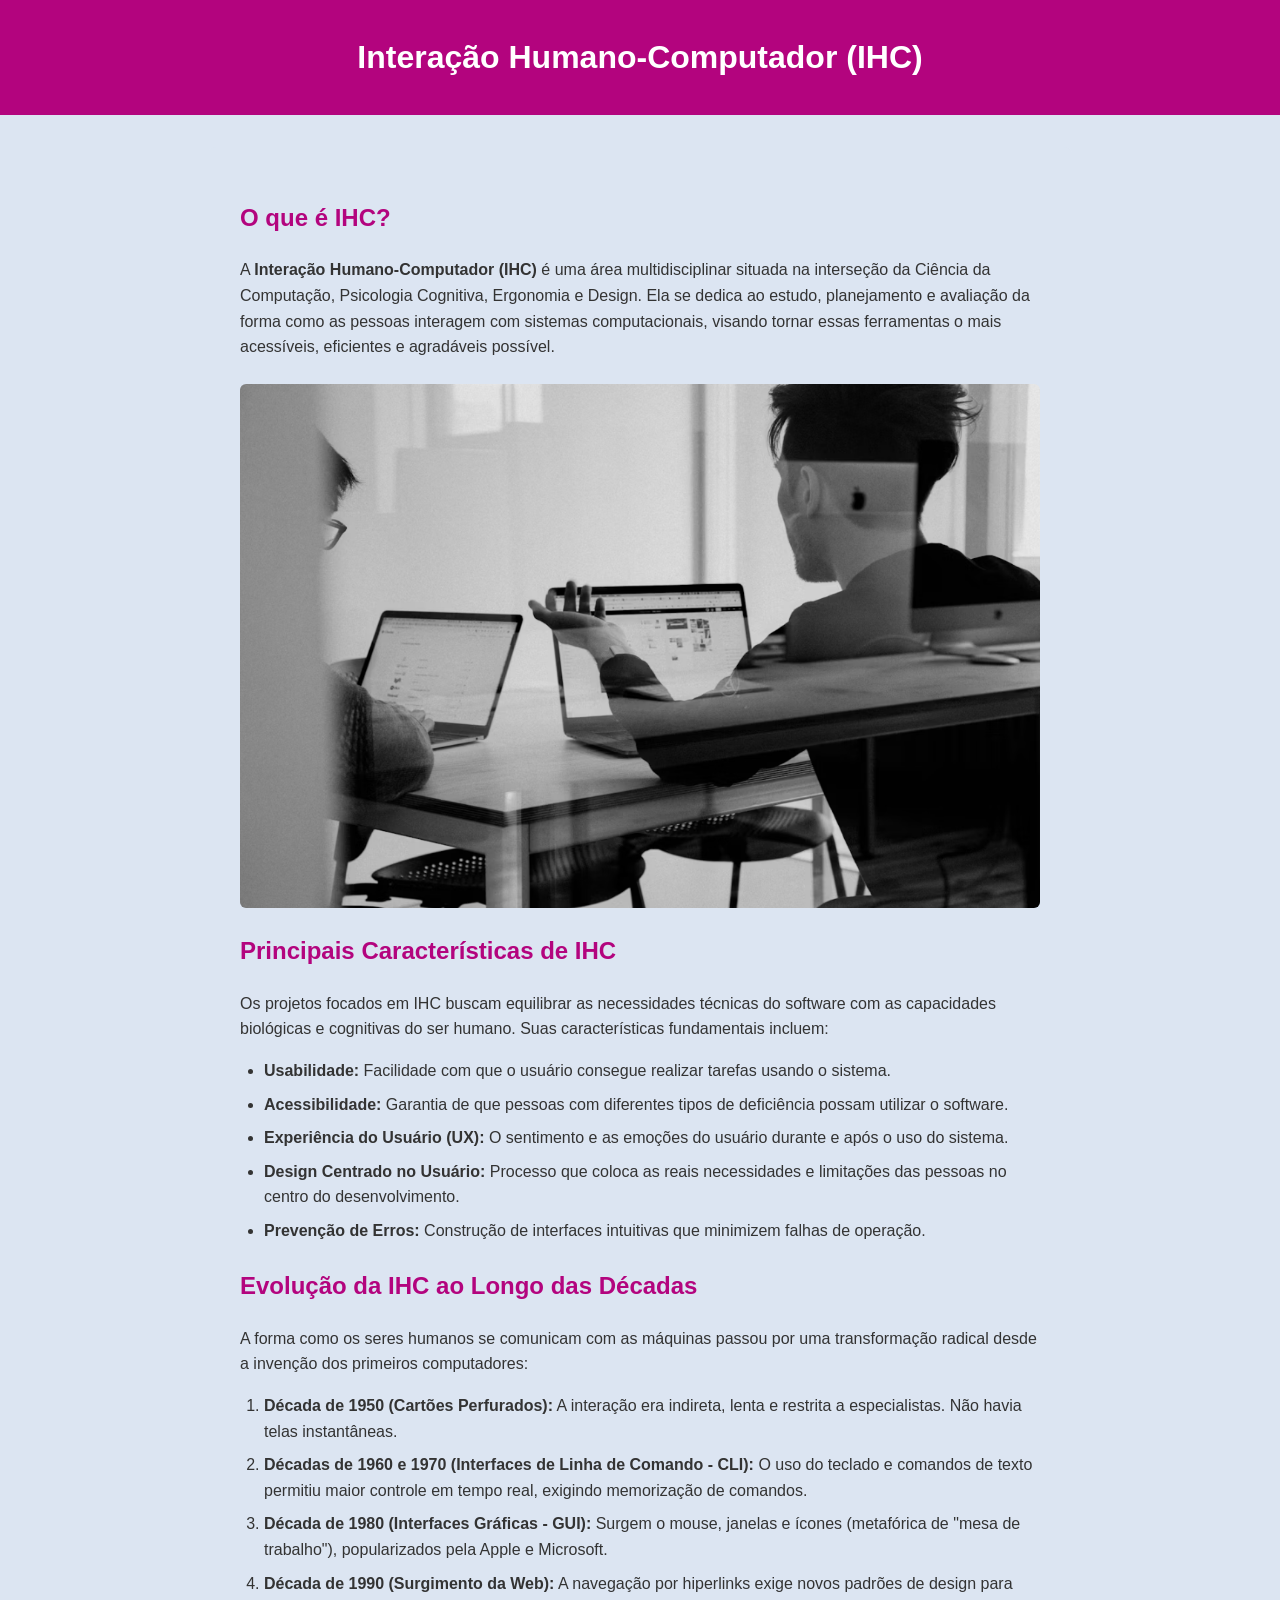
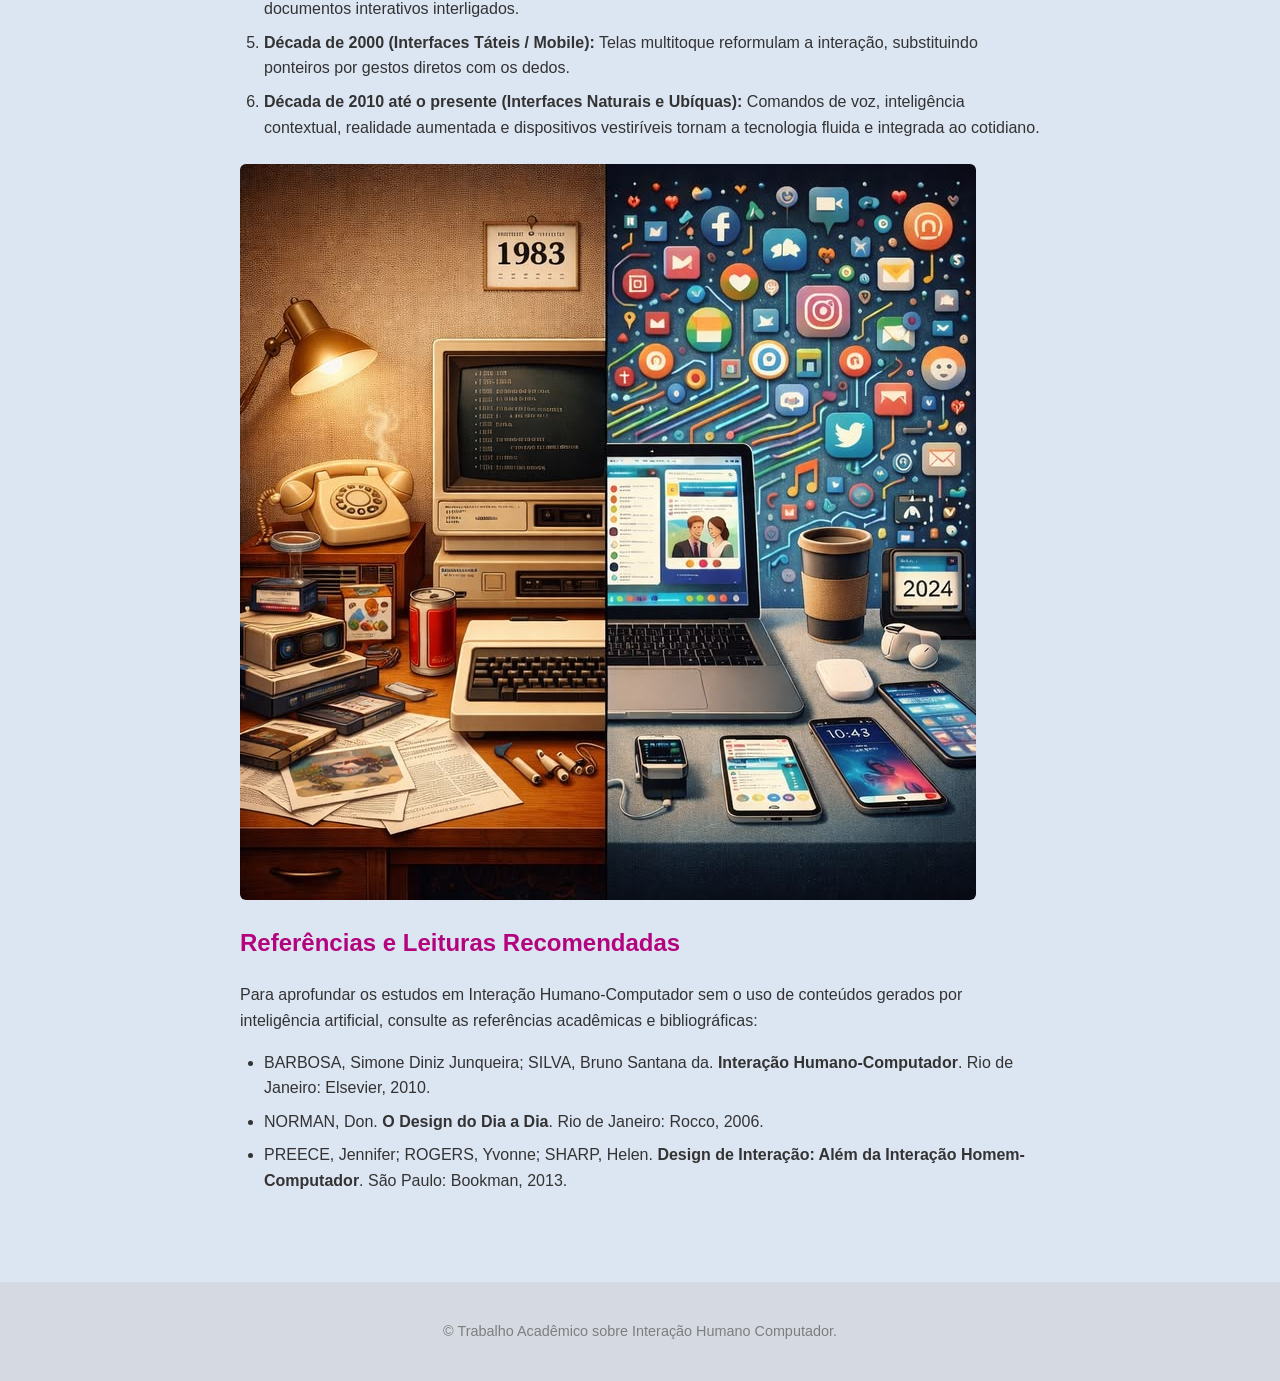
<file: index.html>
<!DOCTYPE html>
<html lang="pt-BR">
<head>
    <meta charset="UTF-8">
    <meta name="viewport" content="width=device-width, initial-scale=1.0">
    <title>Interação Humano Computador (IHC)</title>
   <style>
        body {
            font-family: Arial, sans-serif;
            line-height: 1.6;
            margin: 0;
            padding: 0;
            background-color: #dce5f2;
            color: #333;
        }
        header {
            background-color: #b3047e;
            color: #fff;
            padding: 2rem 1rem;
            text-align: center;
        }
        main {
            max-width: 800px;
            margin: 2rem auto;
            padding: 2rem;
            background-color: #dce5f2;
            border-radius: 8px;
        }
        h1, h2 {
            color: #b3047e;
        }
        header h1 {
            color: #fff;
            margin: 0;
        }
        img {
            max-width: 100%;
            height: auto;
            border-radius: 6px;
            margin: 1.5rem 0;
            display: block;
        }
        ul, ol {
            margin-bottom: 1.5rem;
            padding-left: 1.5rem;
        }
        li {
            margin-bottom: 0.5rem;
        }
        footer {
            text-align: center;
            padding: 1.5rem;
            background-color: #d5dae2;
            font-size: 0.9rem;
            color: #7d7e7e;
        }
        a {
            color: #3498db;
            text-decoration: none;
        }
        a:hover {
            text-decoration: underline;
        }
    </style>

</head>
<body>

    <header>
        <h1>Interação Humano-Computador (IHC)</h1>
    </header>

    <main>
        <section>
            <h2>O que é IHC?</h2>
            <p>A <strong>Interação Humano-Computador (IHC)</strong> é uma área multidisciplinar situada na interseção da Ciência da Computação, Psicologia Cognitiva, Ergonomia e Design. Ela se dedica ao estudo, planejamento e avaliação da forma como as pessoas interagem com sistemas computacionais, visando tornar essas ferramentas o mais acessíveis, eficientes e agradáveis possível.</p>
            
            <img src="equipe-laptops.png" alt="Duas pessoas trabalhando em laptops e discutindo uma interface na tela">
        </section>

        <section>
            <h2>Principais Características de IHC</h2>
            <p>Os projetos focados em IHC buscam equilibrar as necessidades técnicas do software com as capacidades biológicas e cognitivas do ser humano. Suas características fundamentais incluem:</p>
            
            <ul>
                <li><strong>Usabilidade:</strong> Facilidade com que o usuário consegue realizar tarefas usando o sistema.</li>
                <li><strong>Acessibilidade:</strong> Garantia de que pessoas com diferentes tipos de deficiência possam utilizar o software.</li>
                <li><strong>Experiência do Usuário (UX):</strong> O sentimento e as emoções do usuário durante e após o uso do sistema.</li>
                <li><strong>Design Centrado no Usuário:</strong> Processo que coloca as reais necessidades e limitações das pessoas no centro do desenvolvimento.</li>
                <li><strong>Prevenção de Erros:</strong> Construção de interfaces intuitivas que minimizem falhas de operação.</li>
            </ul>
        </section>

        <section>
            <h2>Evolução da IHC ao Longo das Décadas</h2>
            <p>A forma como os seres humanos se comunicam com as máquinas passou por uma transformação radical desde a invenção dos primeiros computadores:</p>

            <ol>
                <li><strong>Década de 1950 (Cartões Perfurados):</strong> A interação era indireta, lenta e restrita a especialistas. Não havia telas instantâneas.</li>
                <li><strong>Décadas de 1960 e 1970 (Interfaces de Linha de Comando - CLI):</strong> O uso do teclado e comandos de texto permitiu maior controle em tempo real, exigindo memorização de comandos.</li>
                <li><strong>Década de 1980 (Interfaces Gráficas - GUI):</strong> Surgem o mouse, janelas e ícones (metafórica de "mesa de trabalho"), popularizados pela Apple e Microsoft.</li>
                <li><strong>Década de 1990 (Surgimento da Web):</strong> A navegação por hiperlinks exige novos padrões de design para documentos interativos interligados.</li>
                <li><strong>Década de 2000 (Interfaces Táteis / Mobile):</strong> Telas multitoque reformulam a interação, substituindo ponteiros por gestos diretos com os dedos.</li>
                <li><strong>Década de 2010 até o presente (Interfaces Naturais e Ubíquas):</strong> Comandos de voz, inteligência contextual, realidade aumentada e dispositivos vestiríveis tornam a tecnologia fluida e integrada ao cotidiano.</li>
            </ol>

            <img src="evolucao-tecnologia.jpg" alt="Comparativo da evolução tecnológica">
        </section>

        <section>
            <h2>Referências e Leituras Recomendadas</h2>
            <p>Para aprofundar os estudos em Interação Humano-Computador sem o uso de conteúdos gerados por inteligência artificial, consulte as referências acadêmicas e bibliográficas:</p>
            
            <ul>
                <li>BARBOSA, Simone Diniz Junqueira; SILVA, Bruno Santana da. <strong>Interação Humano-Computador</strong>. Rio de Janeiro: Elsevier, 2010.</li>
                <li>NORMAN, Don. <strong>O Design do Dia a Dia</strong>. Rio de Janeiro: Rocco, 2006.</li>
                <li>PREECE, Jennifer; ROGERS, Yvonne; SHARP, Helen. <strong>Design de Interação: Além da Interação Homem-Computador</strong>. São Paulo: Bookman, 2013.</li>
            </ul>
        </section>
    </main>

    <footer>
        <p>&copy; Trabalho Acadêmico sobre Interação Humano Computador.</p>
    </footer>

</body>
</html>
</file>
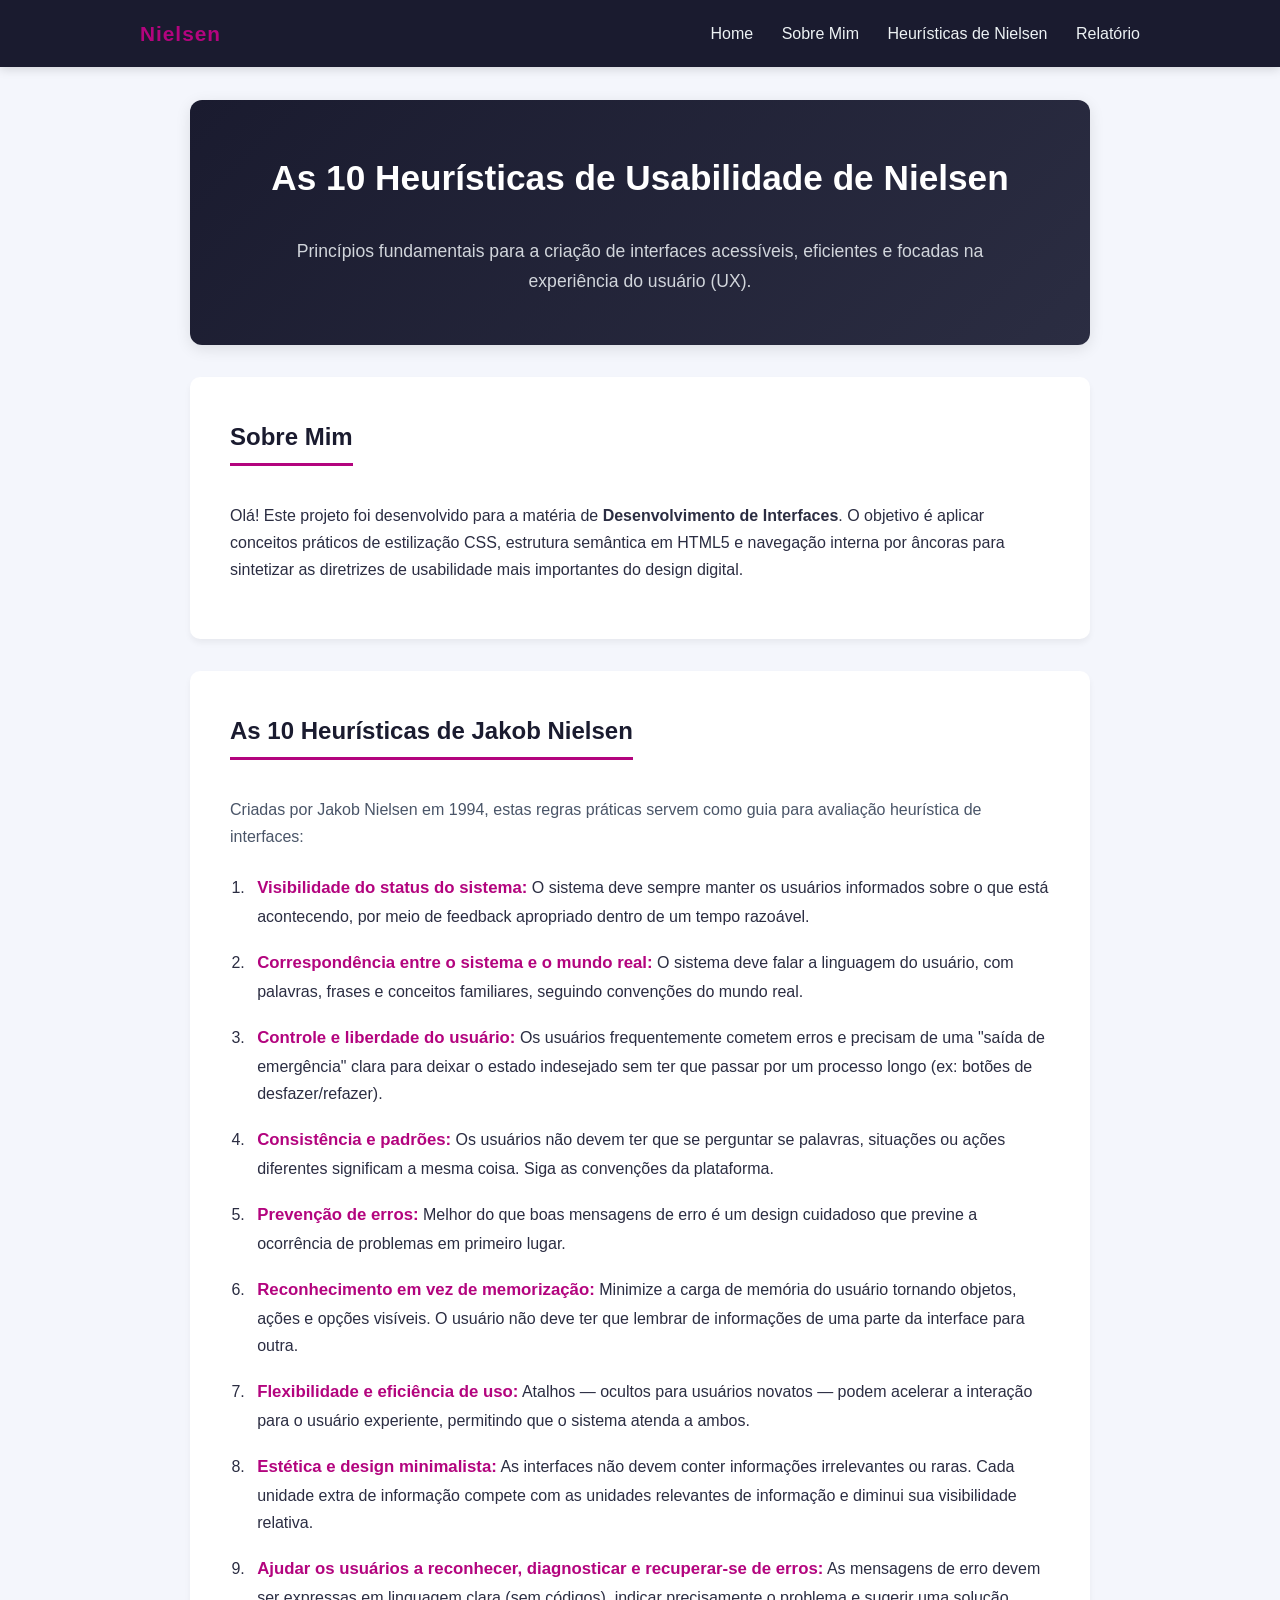
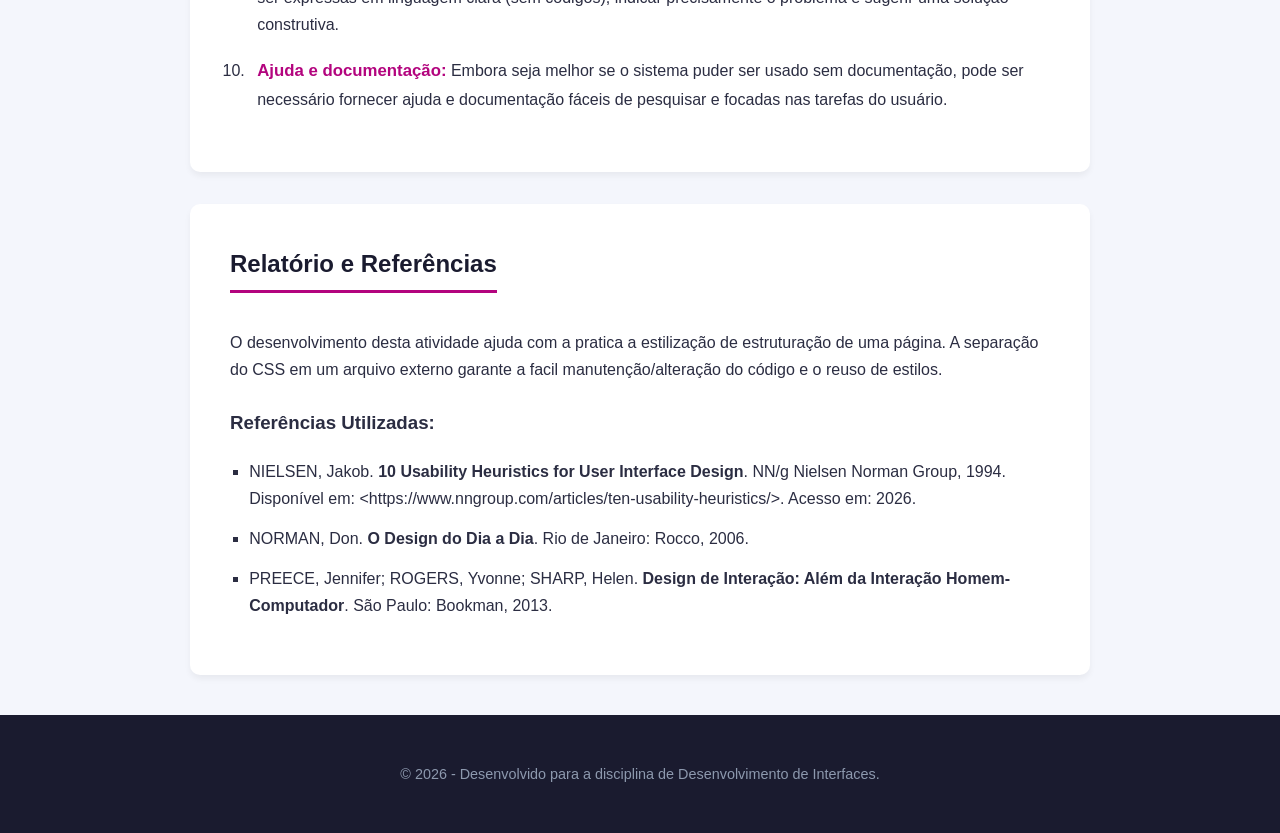
<file: atv.2.pagina/index.html>
<!DOCTYPE html>
<html lang="pt-BR">
<head>
    <meta charset="UTF-8">
    <meta name="viewport" content="width=device-width, initial-scale=1.0">
    <title>Heurísticas de Nielsen | Usabilidade em IHC</title>
    <link rel="stylesheet" href="style.css">
</head>
<body>
    <nav class="navbar">
        <div class="nav-container">
            <span class="logo">Nielsen</span>
            <div class="nav-links">
                <a href="#home">Home</a>
                <a href="#sobre-mim">Sobre Mim</a>
                <a href="#heuristicas">Heurísticas de Nielsen</a>
                <a href="#relatorio">Relatório</a>
            </div>
        </div>
    </nav>
    <main class="content">
        <section id="home" class="hero-section">
            <h1> As 10 Heurísticas de Usabilidade de Nielsen</h1>
            <p>Princípios fundamentais para a criação de interfaces acessíveis, eficientes e focadas na experiência do usuário (UX).</p>
        </section>
        <section id="sobre-mim" class="card-section">
            <h2>Sobre Mim</h2>
            <p>Olá! Este projeto foi desenvolvido para a matéria de <strong>Desenvolvimento de Interfaces</strong>. O objetivo é aplicar conceitos práticos de estilização CSS, estrutura semântica em HTML5 e navegação interna por âncoras para sintetizar as diretrizes de usabilidade mais importantes do design digital.</p>
        </section>
        <section id="heuristicas" class="card-section">
            <h2>As 10 Heurísticas de Jakob Nielsen</h2>
            <p class="subtitle">Criadas por Jakob Nielsen em 1994, estas regras práticas servem como guia para avaliação heurística de interfaces:</p>
            <ol class="heuristics-list">
                <li>
                    <strong>Visibilidade do status do sistema:</strong> 
                    O sistema deve sempre manter os usuários informados sobre o que está acontecendo, por meio de feedback apropriado dentro de um tempo razoável.
                </li>
                <li>
                    <strong>Correspondência entre o sistema e o mundo real:</strong> 
                    O sistema deve falar a linguagem do usuário, com palavras, frases e conceitos familiares, seguindo convenções do mundo real.
                </li>
                <li>
                    <strong>Controle e liberdade do usuário:</strong> 
                    Os usuários frequentemente cometem erros e precisam de uma "saída de emergência" clara para deixar o estado indesejado sem ter que passar por um processo longo (ex: botões de desfazer/refazer).
                </li>
                <li>
                    <strong>Consistência e padrões:</strong> 
                    Os usuários não devem ter que se perguntar se palavras, situações ou ações diferentes significam a mesma coisa. Siga as convenções da plataforma.
                </li>
                <li>
                    <strong>Prevenção de erros:</strong> 
                    Melhor do que boas mensagens de erro é um design cuidadoso que previne a ocorrência de problemas em primeiro lugar.
                </li>
                <li>
                    <strong>Reconhecimento em vez de memorização:</strong> 
                    Minimize a carga de memória do usuário tornando objetos, ações e opções visíveis. O usuário não deve ter que lembrar de informações de uma parte da interface para outra.
                </li>
                <li>
                    <strong>Flexibilidade e eficiência de uso:</strong> 
                    Atalhos — ocultos para usuários novatos — podem acelerar a interação para o usuário experiente, permitindo que o sistema atenda a ambos.
                </li>
                <li>
                    <strong>Estética e design minimalista:</strong> 
                    As interfaces não devem conter informações irrelevantes ou raras. Cada unidade extra de informação compete com as unidades relevantes de informação e diminui sua visibilidade relativa.
                </li>
                <li>
                    <strong>Ajudar os usuários a reconhecer, diagnosticar e recuperar-se de erros:</strong> 
                    As mensagens de erro devem ser expressas em linguagem clara (sem códigos), indicar precisamente o problema e sugerir uma solução construtiva.
                </li>
                <li>
                    <strong>Ajuda e documentação:</strong> 
                    Embora seja melhor se o sistema puder ser usado sem documentação, pode ser necessário fornecer ajuda e documentação fáceis de pesquisar e focadas nas tarefas do usuário.
                </li>
            </ol>
        </section>
        <section id="relatorio" class="card-section">
            <h2>Relatório e Referências</h2>
            <p>O desenvolvimento desta atividade ajuda com a pratica a estilização de estruturação de uma página. A separação do CSS em um arquivo externo garante a facil manutenção/alteração do código e o reuso de estilos.</p>
            <h3>Referências Utilizadas:</h3>
            <ul class="references-list">
                <li>NIELSEN, Jakob. <strong>10 Usability Heuristics for User Interface Design</strong>. NN/g Nielsen Norman Group, 1994. Disponível em: &lt;https://www.nngroup.com/articles/ten-usability-heuristics/&gt;. Acesso em: 2026.</li>
                <li>NORMAN, Don. <strong>O Design do Dia a Dia</strong>. Rio de Janeiro: Rocco, 2006.</li>
                <li>PREECE, Jennifer; ROGERS, Yvonne; SHARP, Helen. <strong>Design de Interação: Além da Interação Homem-Computador</strong>. São Paulo: Bookman, 2013.</li>
            </ul>
        </section>
    </main>
    <footer>
        <p>&copy; 2026 - Desenvolvido para a disciplina de Desenvolvimento de Interfaces.</p>
    </footer>
</body>
</html>
</file>
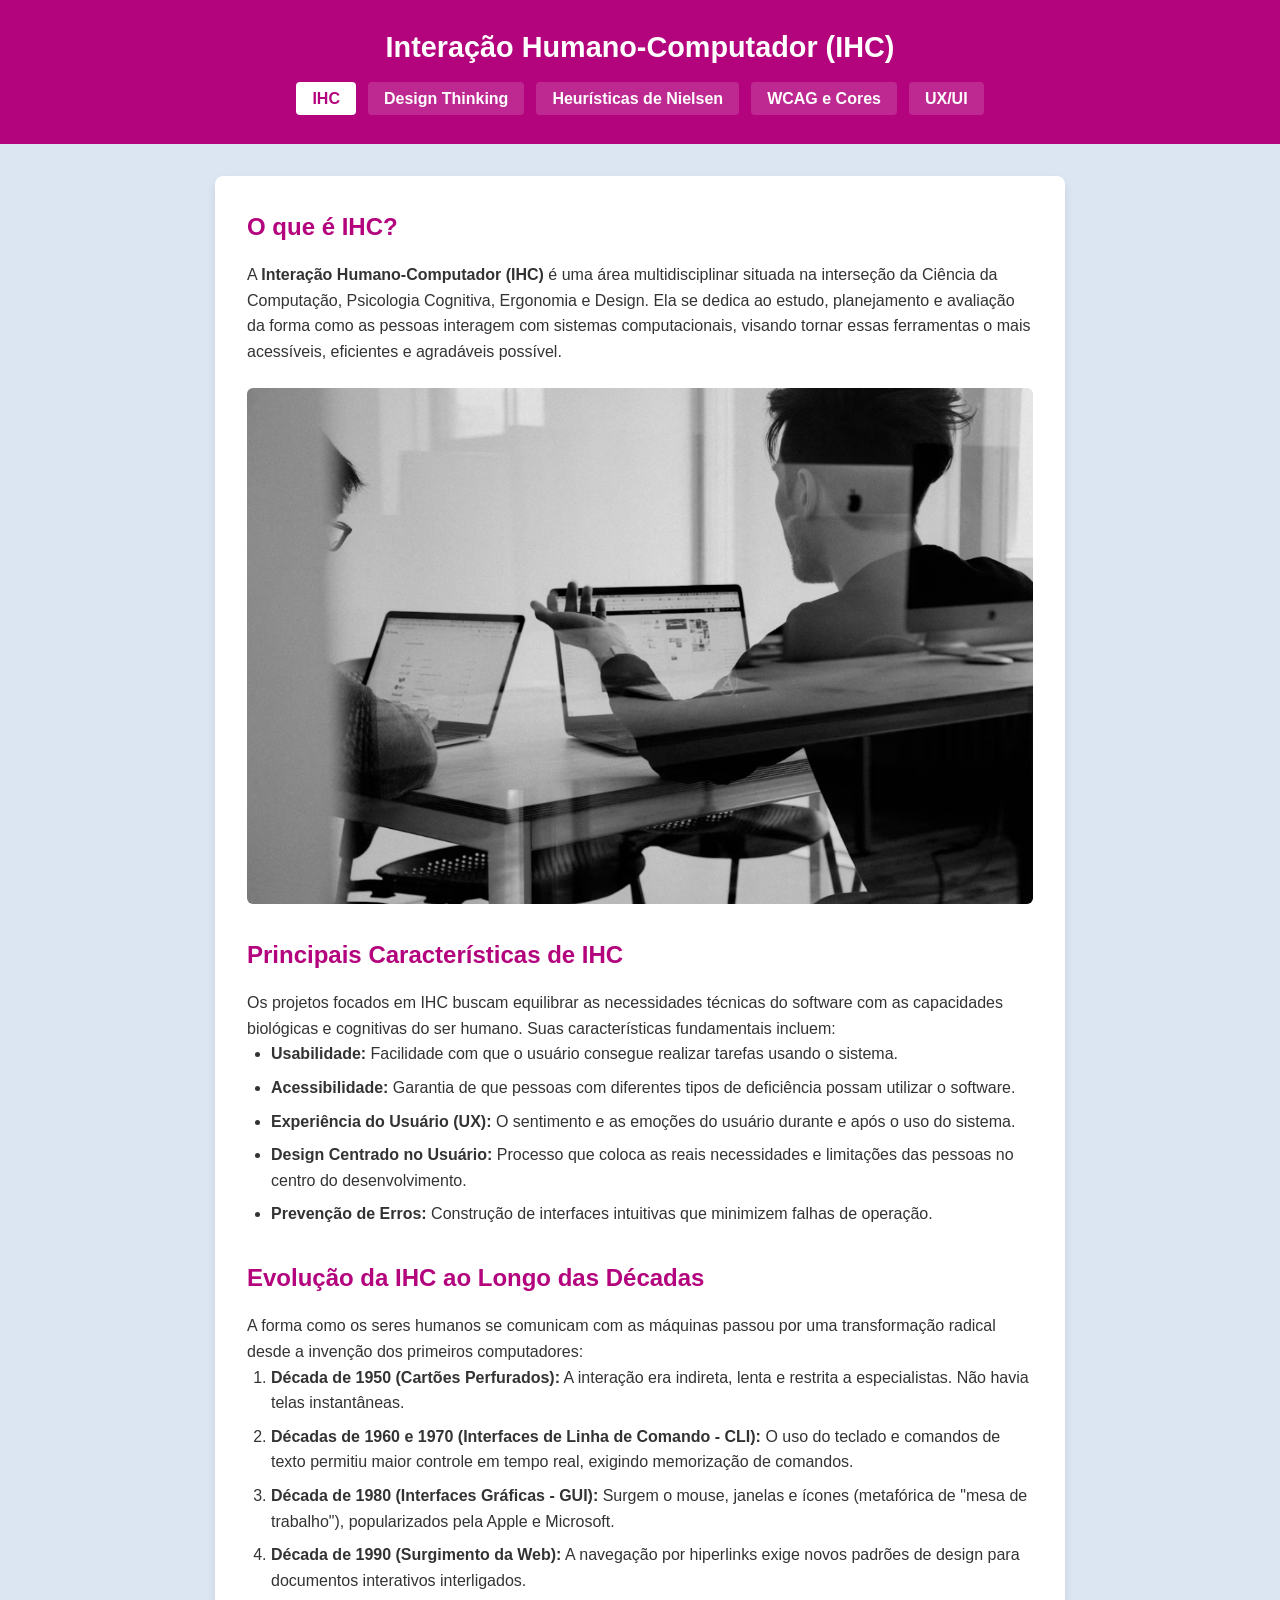
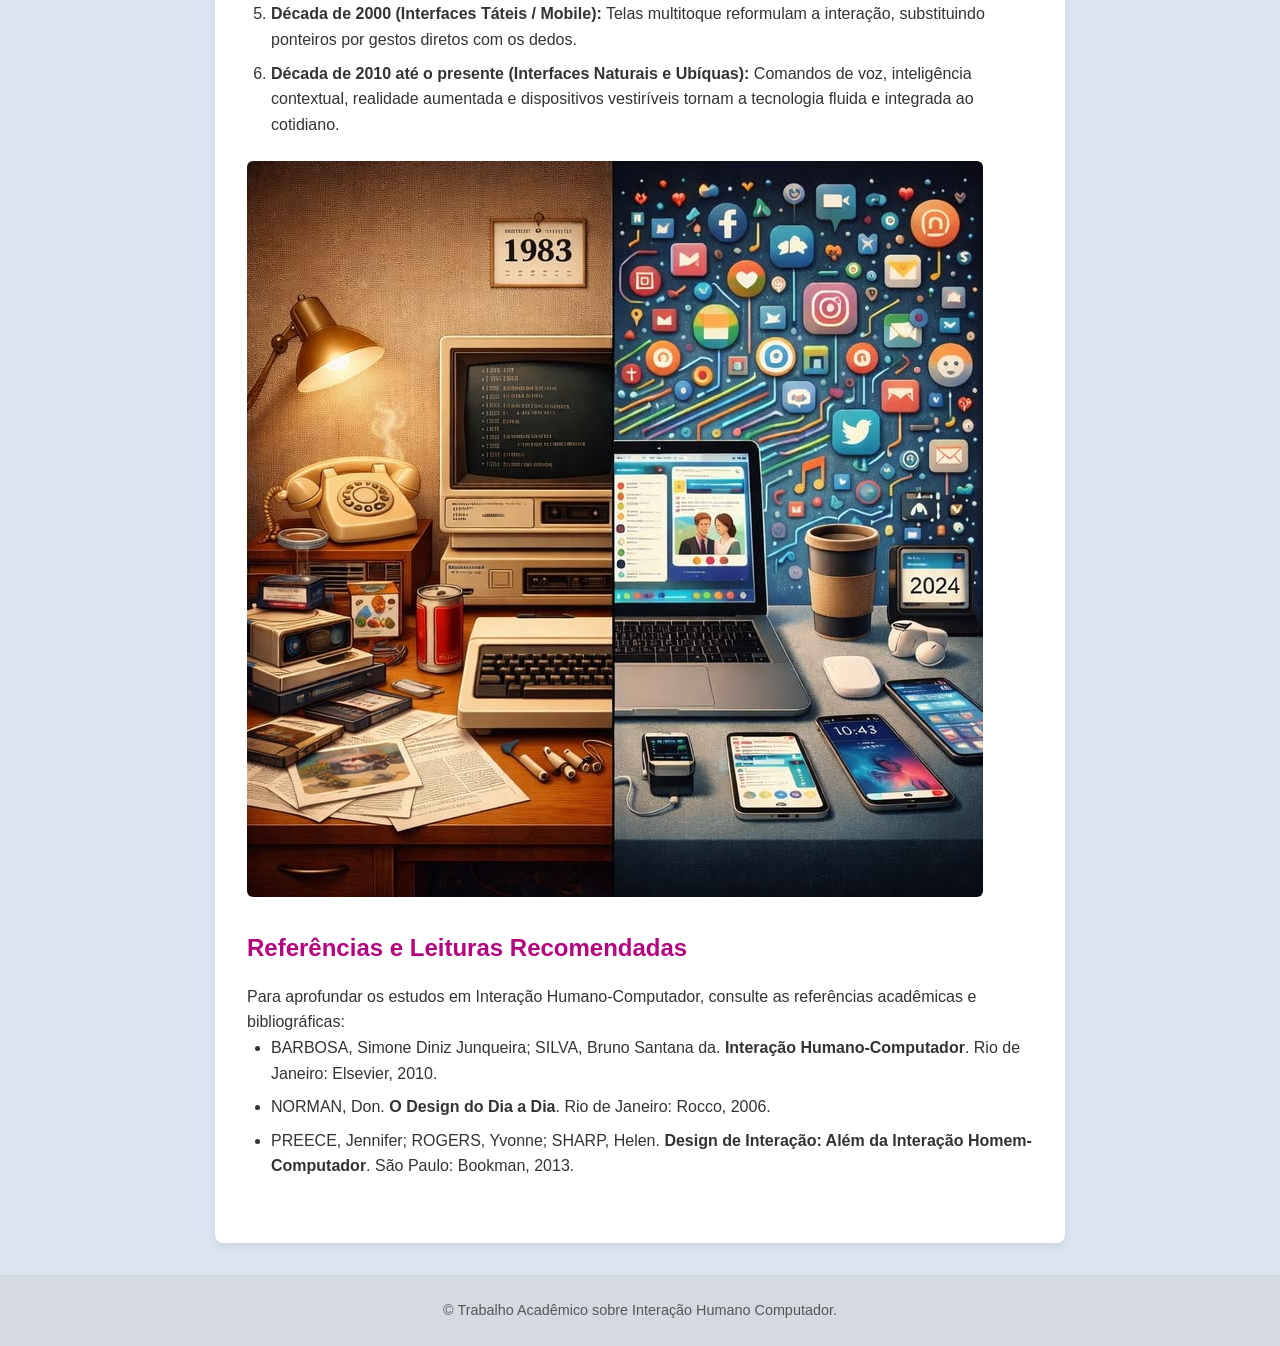
<file: aula_03_09/index.html>
<!DOCTYPE html> <!--mostra que esta na versao mais atualizada do html-->
<html lang="pt-br"> <!--mostra que o idioma do site é português-->
<head>
    <meta charset="UTF-8"> <!--mostra que o site aceita acentuações-->
    <meta name="viewport" content="width=device-width, initial-scale=1.0"> <!--mostra que o site vai ocupar 100% da tela do dispositivo, mostra a escala-->
    <title>Interação Humano Computador (IHC)</title> <!--mostra o titulo do site-->
    <link rel="stylesheet" href="style.css">
</head>
<body>

    <header>
        <h1>Interação Humano-Computador (IHC)</h1> <!--Cria um titulo em nivel 1-->
        <nav class="main-nav"> <!--Cria as abas de navegação-->
            <ul> <!--lista não ordenada-->
                <li><a href="index.html" class="active">IHC</a></li><!--Conectandoo com cada pagina criada-->
                <li><a href="design-thinking.html">Design Thinking</a></li>
                <li><a href="heuristicas.html">Heurísticas de Nielsen</a></li>
                <li><a href="wcag-cores.html">WCAG e Cores</a></li>
                <li><a href="ux-ui.html">UX/UI</a></li>
            </ul>
        </nav>
    </header>

    <main>
        <section>
            <h2>O que é IHC?</h2> <!--Cria um titulo em nivel 2-->
            <p>A <strong>Interação Humano-Computador (IHC)</strong> é uma área multidisciplinar situada na interseção da Ciência da Computação, Psicologia Cognitiva, Ergonomia e Design. Ela se dedica ao estudo, planejamento e avaliação da forma como as pessoas interagem com sistemas computacionais, visando tornar essas ferramentas o mais acessíveis, eficientes e agradáveis possível.</p> <!--Cria paragrafos-->
            
            <img src="equipe-laptops.png" alt="Duas pessoas trabalhando em laptops e discutindo uma interface na tela"> <!--Acrescenta imagens a pagina-->
        </section>

        <section>
            <h2>Principais Características de IHC</h2> <!--Cria um titulo em nivel 2-->
            <p>Os projetos focados em IHC buscam equilibrar as necessidades técnicas do software com as capacidades biológicas e cognitivas do ser humano. Suas características fundamentais incluem:</p>
            
            <ul><!--lista não ordenada-->
                <li><strong>Usabilidade:</strong> Facilidade com que o usuário consegue realizar tarefas usando o sistema.</li>
                <li><strong>Acessibilidade:</strong> Garantia de que pessoas com diferentes tipos de deficiência possam utilizar o software.</li>
                <li><strong>Experiência do Usuário (UX):</strong> O sentimento e as emoções do usuário durante e após o uso do sistema.</li>
                <li><strong>Design Centrado no Usuário:</strong> Processo que coloca as reais necessidades e limitações das pessoas no centro do desenvolvimento.</li>
                <li><strong>Prevenção de Erros:</strong> Construção de interfaces intuitivas que minimizem falhas de operação.</li>
            </ul>
        </section>

        <section>
            <h2>Evolução da IHC ao Longo das Décadas</h2>
            <p>A forma como os seres humanos se comunicam com as máquinas passou por uma transformação radical desde a invenção dos primeiros computadores:</p>

            <ol> <!--lista ordenada-->
                <li><strong>Década de 1950 (Cartões Perfurados):</strong> A interação era indireta, lenta e restrita a especialistas. Não havia telas instantâneas.</li>
                <li><strong>Décadas de 1960 e 1970 (Interfaces de Linha de Comando - CLI):</strong> O uso do teclado e comandos de texto permitiu maior controle em tempo real, exigindo memorização de comandos.</li>
                <li><strong>Década de 1980 (Interfaces Gráficas - GUI):</strong> Surgem o mouse, janelas e ícones (metafórica de "mesa de trabalho"), popularizados pela Apple e Microsoft.</li>
                <li><strong>Década de 1990 (Surgimento da Web):</strong> A navegação por hiperlinks exige novos padrões de design para documentos interativos interligados.</li>
                <li><strong>Década de 2000 (Interfaces Táteis / Mobile):</strong> Telas multitoque reformulam a interação, substituindo ponteiros por gestos diretos com os dedos.</li>
                <li><strong>Década de 2010 até o presente (Interfaces Naturais e Ubíquas):</strong> Comandos de voz, inteligência contextual, realidade aumentada e dispositivos vestiríveis tornam a tecnologia fluida e integrada ao cotidiano.</li>
            </ol>

            <img src="evolucao-tecnologia.jpg" alt="Comparativo da evolução tecnológica">
        </section>

        <section>
            <h2>Referências e Leituras Recomendadas</h2>
            <p>Para aprofundar os estudos em Interação Humano-Computador, consulte as referências acadêmicas e bibliográficas:</p>
            
            <ul>
                <li>BARBOSA, Simone Diniz Junqueira; SILVA, Bruno Santana da. <strong>Interação Humano-Computador</strong>. Rio de Janeiro: Elsevier, 2010.</li>
                <li>NORMAN, Don. <strong>O Design do Dia a Dia</strong>. Rio de Janeiro: Rocco, 2006.</li>
                <li>PREECE, Jennifer; ROGERS, Yvonne; SHARP, Helen. <strong>Design de Interação: Além da Interação Homem-Computador</strong>. São Paulo: Bookman, 2013.</li>
            </ul>
        </section>
    </main>

    <footer> <!--rodapé-->
        <p>&copy; Trabalho Acadêmico sobre Interação Humano Computador.</p>
    </footer>

</body>
</html>
</file>
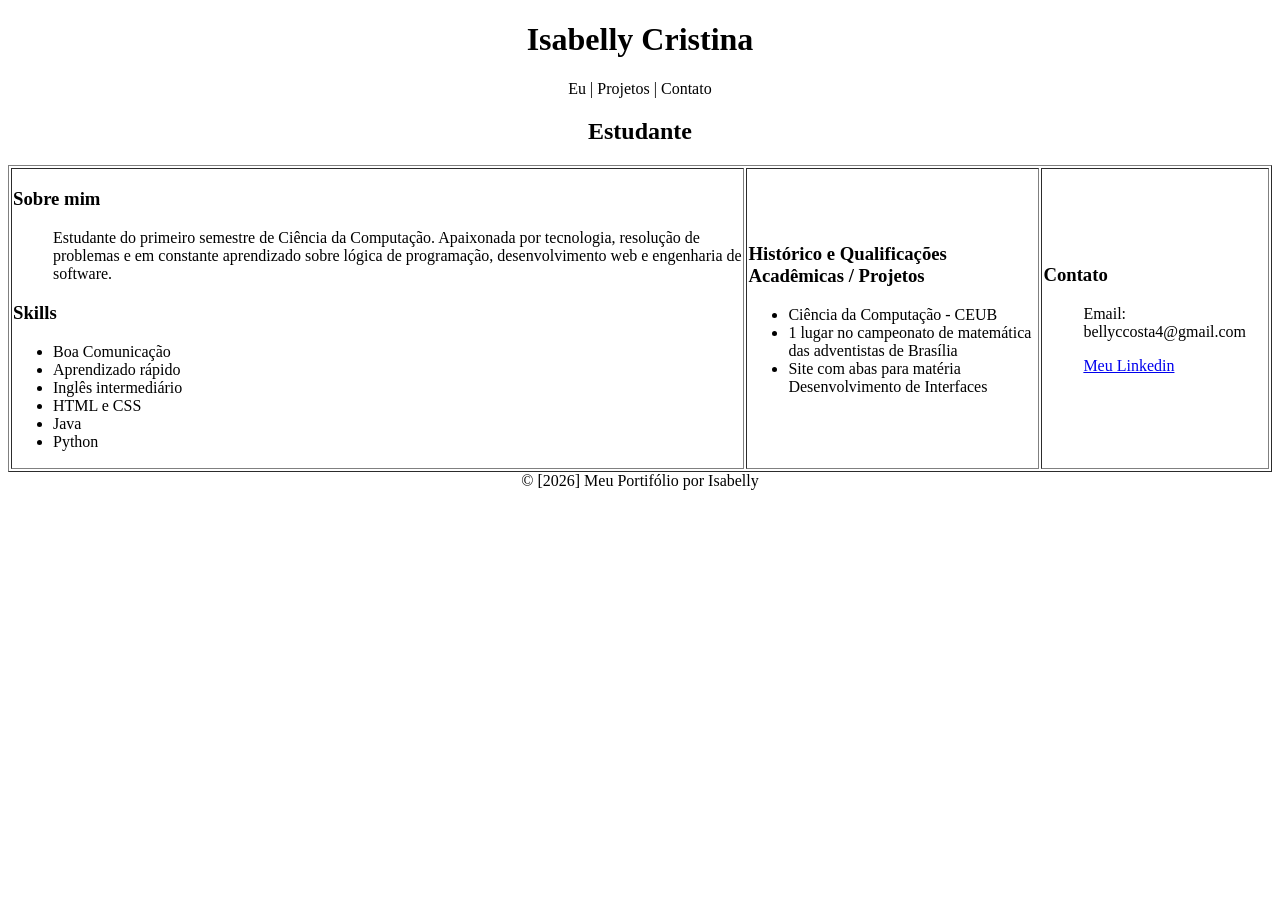
<file: atv 6/entrega parcial/index.html>
<!DOCTYPE html>
<html lang="pt_BR">
<head>
    <meta charset="UTF-8">
    <meta name="viewport" content="width=device-width, initial-scale=1.0">
    <title>Meu Portfolio</title>
</head>
<body>
<header>
    <h1 style="text-align:center;">Isabelly Cristina</h1>
    <p style="text-align:center;">Eu | Projetos | Contato</p>
</header>
<h2 style="text-align:center;">Estudante</h2>
<table border="1" width="100%">
    <tr>
        <td>
            <h3>Sobre mim</h3>
            <ul>
                <p>Estudante do primeiro semestre de Ciência da Computação. Apaixonada por tecnologia, resolução de problemas e em constante aprendizado sobre lógica de programação, desenvolvimento web e engenharia de software.</p>
            </ul>
            <h3>Skills</h3>
            <ul>
                <li>Boa Comunicação</li>
                <li>Aprendizado rápido</li>
                <li>Inglês intermediário</li>
                <li>HTML e CSS</li>
                <li>Java</li>
                <li>Python</li>

            </ul>
        </td>
        <td>
            <h3>Histórico e Qualificações Acadêmicas / Projetos</h3>
            <ul>
                <li>Ciência da Computação - CEUB</li>
                <li>1 lugar no campeonato de matemática das adventistas de Brasília</li>
                <li>Site com abas para matéria Desenvolvimento de Interfaces</li>
            </ul>
        </td>
        <td>
            <h3>Contato</h3>
            <ul>
                <p>Email: bellyccosta4@gmail.com</p>
                <a href="https://www.linkedin.com/in/isabelly-neves/">Meu Linkedin</a>
            </ul>
        </td>
    </tr>
</table>
<footer style="text-align:center;">
    © [2026] Meu Portifólio por Isabelly
</footer>
</body>
</html>
</file>
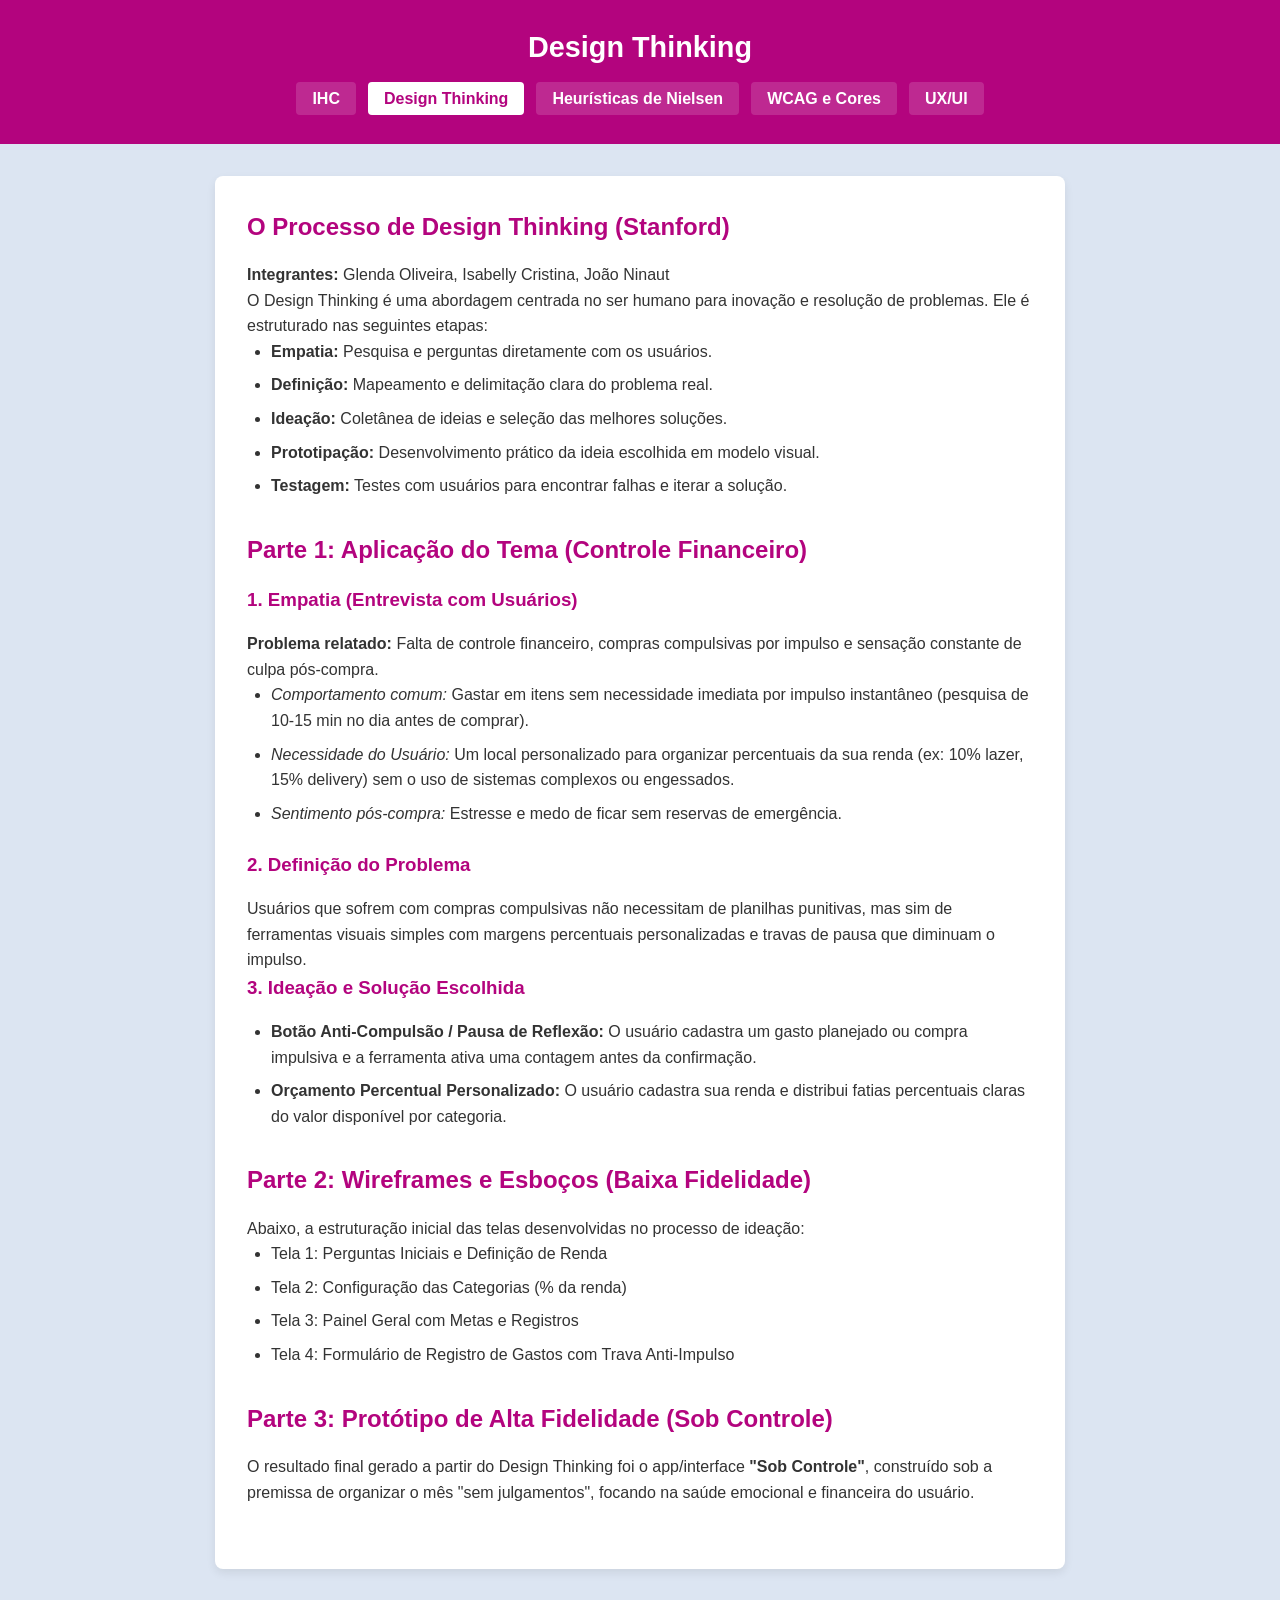
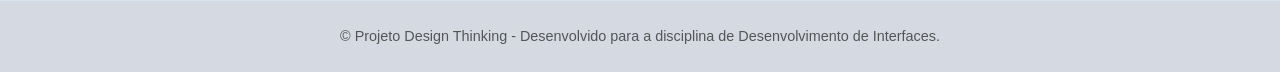
<file: aula_03_09/design-thinking.html>
<!DOCTYPE html>
<html lang="pt-BR">
<head>
    <meta charset="UTF-8">
    <meta name="viewport" content="width=device-width, initial-scale=1.0">
    <title>Design Thinking | Sob Controle</title>
    <link rel="stylesheet" href="style.css">
</head>
<body>

    <header>
        <h1>Design Thinking</h1>
        <nav class="main-nav">
            <ul>
                <li><a href="index.html">IHC</a></li>
                <li><a href="design-thinking.html" class="active">Design Thinking</a></li>
                <li><a href="heuristicas.html">Heurísticas de Nielsen</a></li>
                <li><a href="wcag-cores.html">WCAG e Cores</a></li>
                <li><a href="ux-ui.html">UX/UI</a></li>
            </ul>
        </nav>
    </header>

    <main>
        <section>
            <h2>O Processo de Design Thinking (Stanford)</h2>
            <p><strong>Integrantes:</strong> Glenda Oliveira, Isabelly Cristina, João Ninaut</p>
            <p>O Design Thinking é uma abordagem centrada no ser humano para inovação e resolução de problemas. Ele é estruturado nas seguintes etapas:</p>
            <ul>
                <li><strong>Empatia:</strong> Pesquisa e perguntas diretamente com os usuários.</li>
                <li><strong>Definição:</strong> Mapeamento e delimitação clara do problema real.</li>
                <li><strong>Ideação:</strong> Coletânea de ideias e seleção das melhores soluções.</li>
                <li><strong>Prototipação:</strong> Desenvolvimento prático da ideia escolhida em modelo visual.</li>
                <li><strong>Testagem:</strong> Testes com usuários para encontrar falhas e iterar a solução.</li>
            </ul>
        </section>

        <section>
            <h2>Parte 1: Aplicação do Tema (Controle Financeiro)</h2>
            
            <h3>1. Empatia (Entrevista com Usuários)</h3>
            <p><strong>Problema relatado:</strong> Falta de controle financeiro, compras compulsivas por impulso e sensação constante de culpa pós-compra.</p>
            <ul>
                <li><em>Comportamento comum:</em> Gastar em itens sem necessidade imediata por impulso instantâneo (pesquisa de 10-15 min no dia antes de comprar).</li>
                <li><em>Necessidade do Usuário:</em> Um local personalizado para organizar percentuais da sua renda (ex: 10% lazer, 15% delivery) sem o uso de sistemas complexos ou engessados.</li>
                <li><em>Sentimento pós-compra:</em> Estresse e medo de ficar sem reservas de emergência.</li>
            </ul>

            <h3>2. Definição do Problema</h3>
            <p>Usuários que sofrem com compras compulsivas não necessitam de planilhas punitivas, mas sim de ferramentas visuais simples com margens percentuais personalizadas e travas de pausa que diminuam o impulso.</p>

            <h3>3. Ideação e Solução Escolhida</h3>
            <ul>
                <li><strong>Botão Anti-Compulsão / Pausa de Reflexão:</strong> O usuário cadastra um gasto planejado ou compra impulsiva e a ferramenta ativa uma contagem antes da confirmação.</li>
                <li><strong>Orçamento Percentual Personalizado:</strong> O usuário cadastra sua renda e distribui fatias percentuais claras do valor disponível por categoria.</li>
            </ul>
        </section>

        <section>
            <h2>Parte 2: Wireframes e Esboços (Baixa Fidelidade)</h2>
            <p>Abaixo, a estruturação inicial das telas desenvolvidas no processo de ideação:</p>
            <ul>
                <li>Tela 1: Perguntas Iniciais e Definição de Renda</li>
                <li>Tela 2: Configuração das Categorias (% da renda)</li>
                <li>Tela 3: Painel Geral com Metas e Registros</li>
                <li>Tela 4: Formulário de Registro de Gastos com Trava Anti-Impulso</li>
            </ul>
        </section>

        <section>
            <h2>Parte 3: Protótipo de Alta Fidelidade (Sob Controle)</h2>
            <p>O resultado final gerado a partir do Design Thinking foi o app/interface <strong>"Sob Controle"</strong>, construído sob a premissa de organizar o mês "sem julgamentos", focando na saúde emocional e financeira do usuário.</p>
        </section>
    </main>

    <footer>
        <p>&copy; Projeto Design Thinking - Desenvolvido para a disciplina de Desenvolvimento de Interfaces.</p>
    </footer>

</body>
</html>
</file>
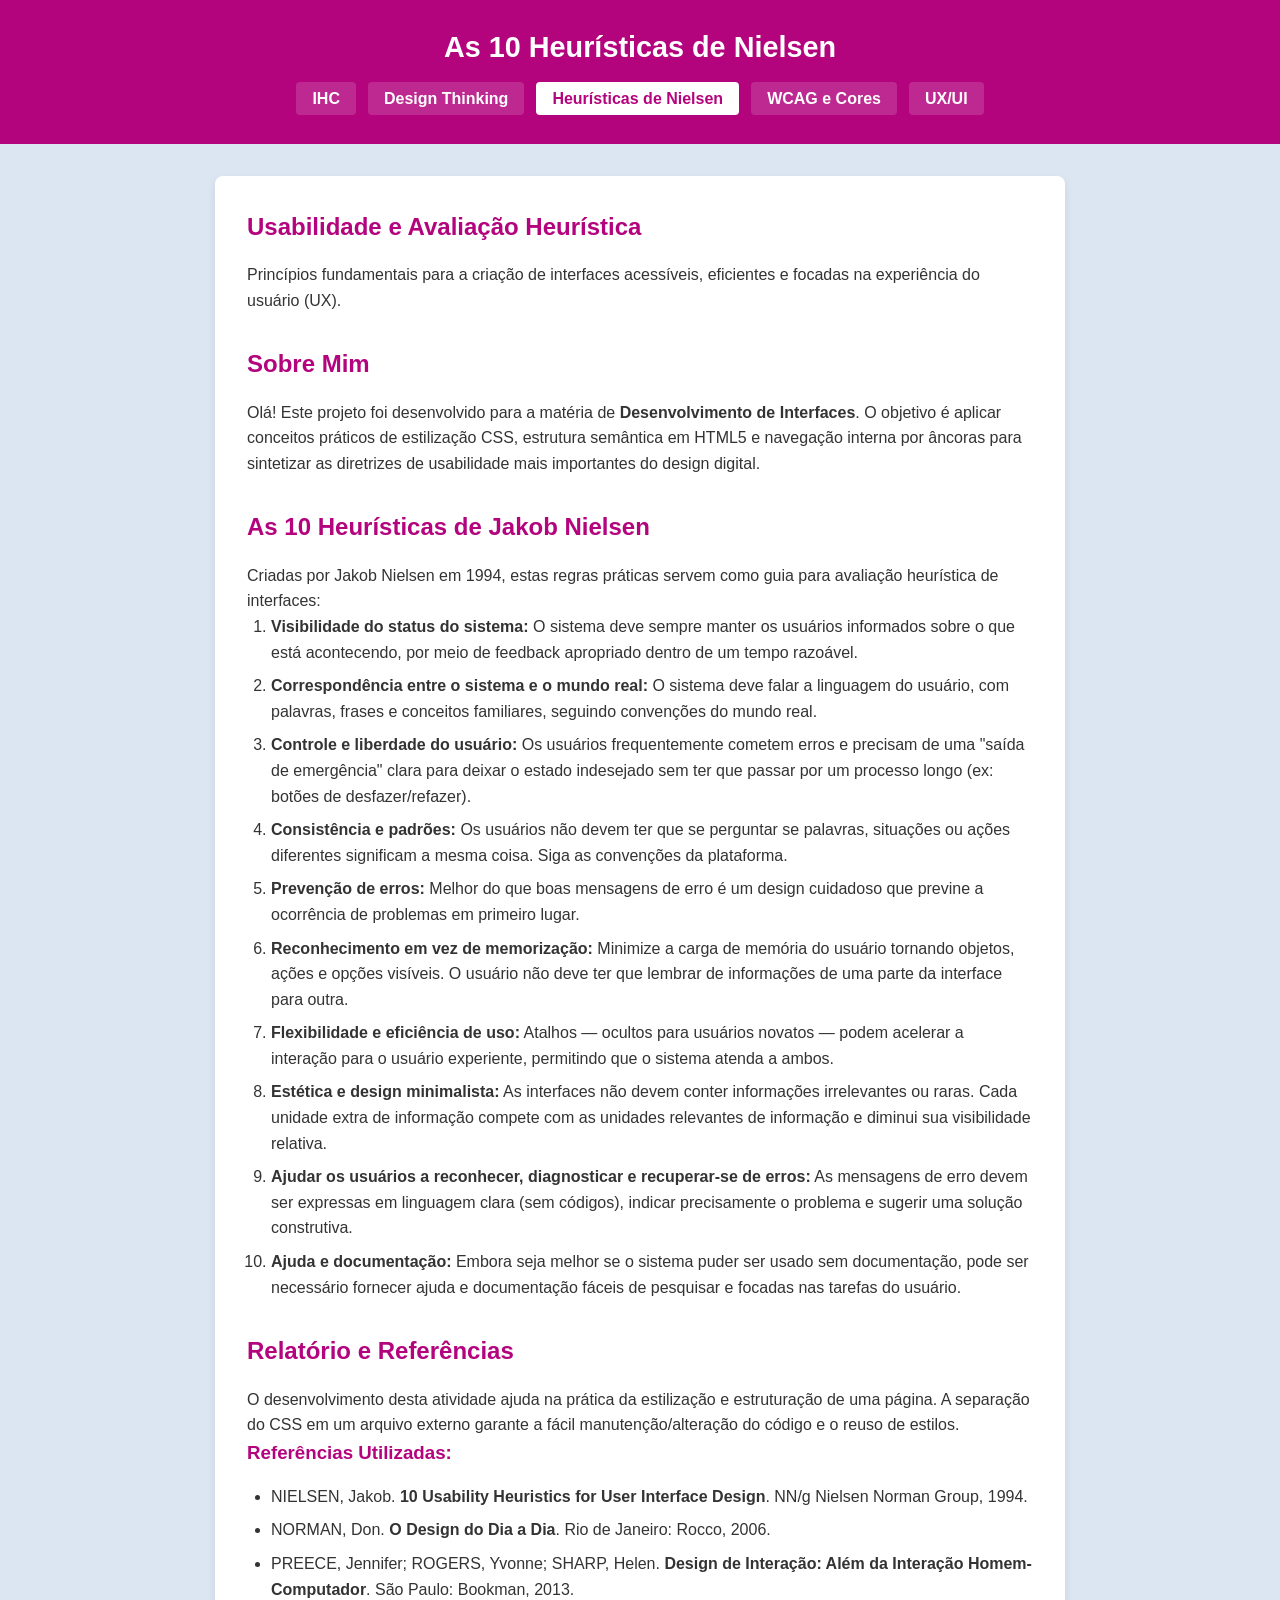
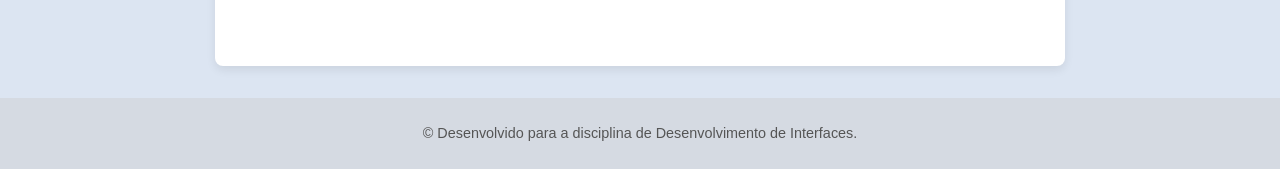
<file: aula_03_09/heuristicas.html>
<!DOCTYPE html>
<html lang="pt-BR">
<head>
    <meta charset="UTF-8">
    <meta name="viewport" content="width=device-width, initial-scale=1.0">
    <title>Heurísticas de Nielsen | Usabilidade em IHC</title>
    <link rel="stylesheet" href="style.css">
</head>
<body>

    <header>
        <h1>As 10 Heurísticas de Nielsen</h1>
        <nav class="main-nav"> <!--Navegadores clicaveis-->
            <ul>
                <li><a href="index.html">IHC</a></li>
                <li><a href="design-thinking.html">Design Thinking</a></li>
                <li><a href="heuristicas.html" class="active">Heurísticas de Nielsen</a></li>
                <li><a href="wcag-cores.html">WCAG e Cores</a></li>
                <li><a href="ux-ui.html">UX/UI</a></li>
            </ul>
        </nav>
    </header>

    <main class="content">
        <section id="home" class="hero-section">
            <h2>Usabilidade e Avaliação Heurística</h2>
            <p>Princípios fundamentais para a criação de interfaces acessíveis, eficientes e focadas na experiência do usuário (UX).</p>
        </section>

        <section id="sobre-mim" class="card-section">
            <h2>Sobre Mim</h2>
            <p>Olá! Este projeto foi desenvolvido para a matéria de <strong>Desenvolvimento de Interfaces</strong>. O objetivo é aplicar conceitos práticos de estilização CSS, estrutura semântica em HTML5 e navegação interna por âncoras para sintetizar as diretrizes de usabilidade mais importantes do design digital.</p>
        </section>

        <section id="heuristicas" class="card-section">
            <h2>As 10 Heurísticas de Jakob Nielsen</h2>
            <p class="subtitle">Criadas por Jakob Nielsen em 1994, estas regras práticas servem como guia para avaliação heurística de interfaces:</p>
            <ol class="heuristics-list">
                <li>
                    <strong>Visibilidade do status do sistema:</strong> 
                    O sistema deve sempre manter os usuários informados sobre o que está acontecendo, por meio de feedback apropriado dentro de um tempo razoável.
                </li>
                <li>
                    <strong>Correspondência entre o sistema e o mundo real:</strong> 
                    O sistema deve falar a linguagem do usuário, com palavras, frases e conceitos familiares, seguindo convenções do mundo real.
                </li>
                <li>
                    <strong>Controle e liberdade do usuário:</strong> 
                    Os usuários frequentemente cometem erros e precisam de uma "saída de emergência" clara para deixar o estado indesejado sem ter que passar por um processo longo (ex: botões de desfazer/refazer).
                </li>
                <li>
                    <strong>Consistência e padrões:</strong> 
                    Os usuários não devem ter que se perguntar se palavras, situações ou ações diferentes significam a mesma coisa. Siga as convenções da plataforma.
                </li>
                <li>
                    <strong>Prevenção de erros:</strong> 
                    Melhor do que boas mensagens de erro é um design cuidadoso que previne a ocorrência de problemas em primeiro lugar.
                </li>
                <li>
                    <strong>Reconhecimento em vez de memorização:</strong> 
                    Minimize a carga de memória do usuário tornando objetos, ações e opções visíveis. O usuário não deve ter que lembrar de informações de uma parte da interface para outra.
                </li>
                <li>
                    <strong>Flexibilidade e eficiência de uso:</strong> 
                    Atalhos — ocultos para usuários novatos — podem acelerar a interação para o usuário experiente, permitindo que o sistema atenda a ambos.
                </li>
                <li>
                    <strong>Estética e design minimalista:</strong> 
                    As interfaces não devem conter informações irrelevantes ou raras. Cada unidade extra de informação compete com as unidades relevantes de informação e diminui sua visibilidade relativa.
                </li>
                <li>
                    <strong>Ajudar os usuários a reconhecer, diagnosticar e recuperar-se de erros:</strong> 
                    As mensagens de erro devem ser expressas em linguagem clara (sem códigos), indicar precisamente o problema e sugerir uma solução construtiva.
                </li>
                <li>
                    <strong>Ajuda e documentação:</strong> 
                    Embora seja melhor se o sistema puder ser usado sem documentação, pode ser necessário fornecer ajuda e documentação fáceis de pesquisar e focadas nas tarefas do usuário.
                </li>
            </ol>
        </section>

        <section id="relatorio" class="card-section">
            <h2>Relatório e Referências</h2>
            <p>O desenvolvimento desta atividade ajuda na prática da estilização e estruturação de uma página. A separação do CSS em um arquivo externo garante a fácil manutenção/alteração do código e o reuso de estilos.</p>
            <h3>Referências Utilizadas:</h3>
            <ul class="references-list">
                <li>NIELSEN, Jakob. <strong>10 Usability Heuristics for User Interface Design</strong>. NN/g Nielsen Norman Group, 1994.</li>
                <li>NORMAN, Don. <strong>O Design do Dia a Dia</strong>. Rio de Janeiro: Rocco, 2006.</li>
                <li>PREECE, Jennifer; ROGERS, Yvonne; SHARP, Helen. <strong>Design de Interação: Além da Interação Homem-Computador</strong>. São Paulo: Bookman, 2013.</li>
            </ul>
        </section>
    </main>

    <footer>
        <p>&copy; Desenvolvido para a disciplina de Desenvolvimento de Interfaces.</p>
    </footer>

</body>
</html>
</file>
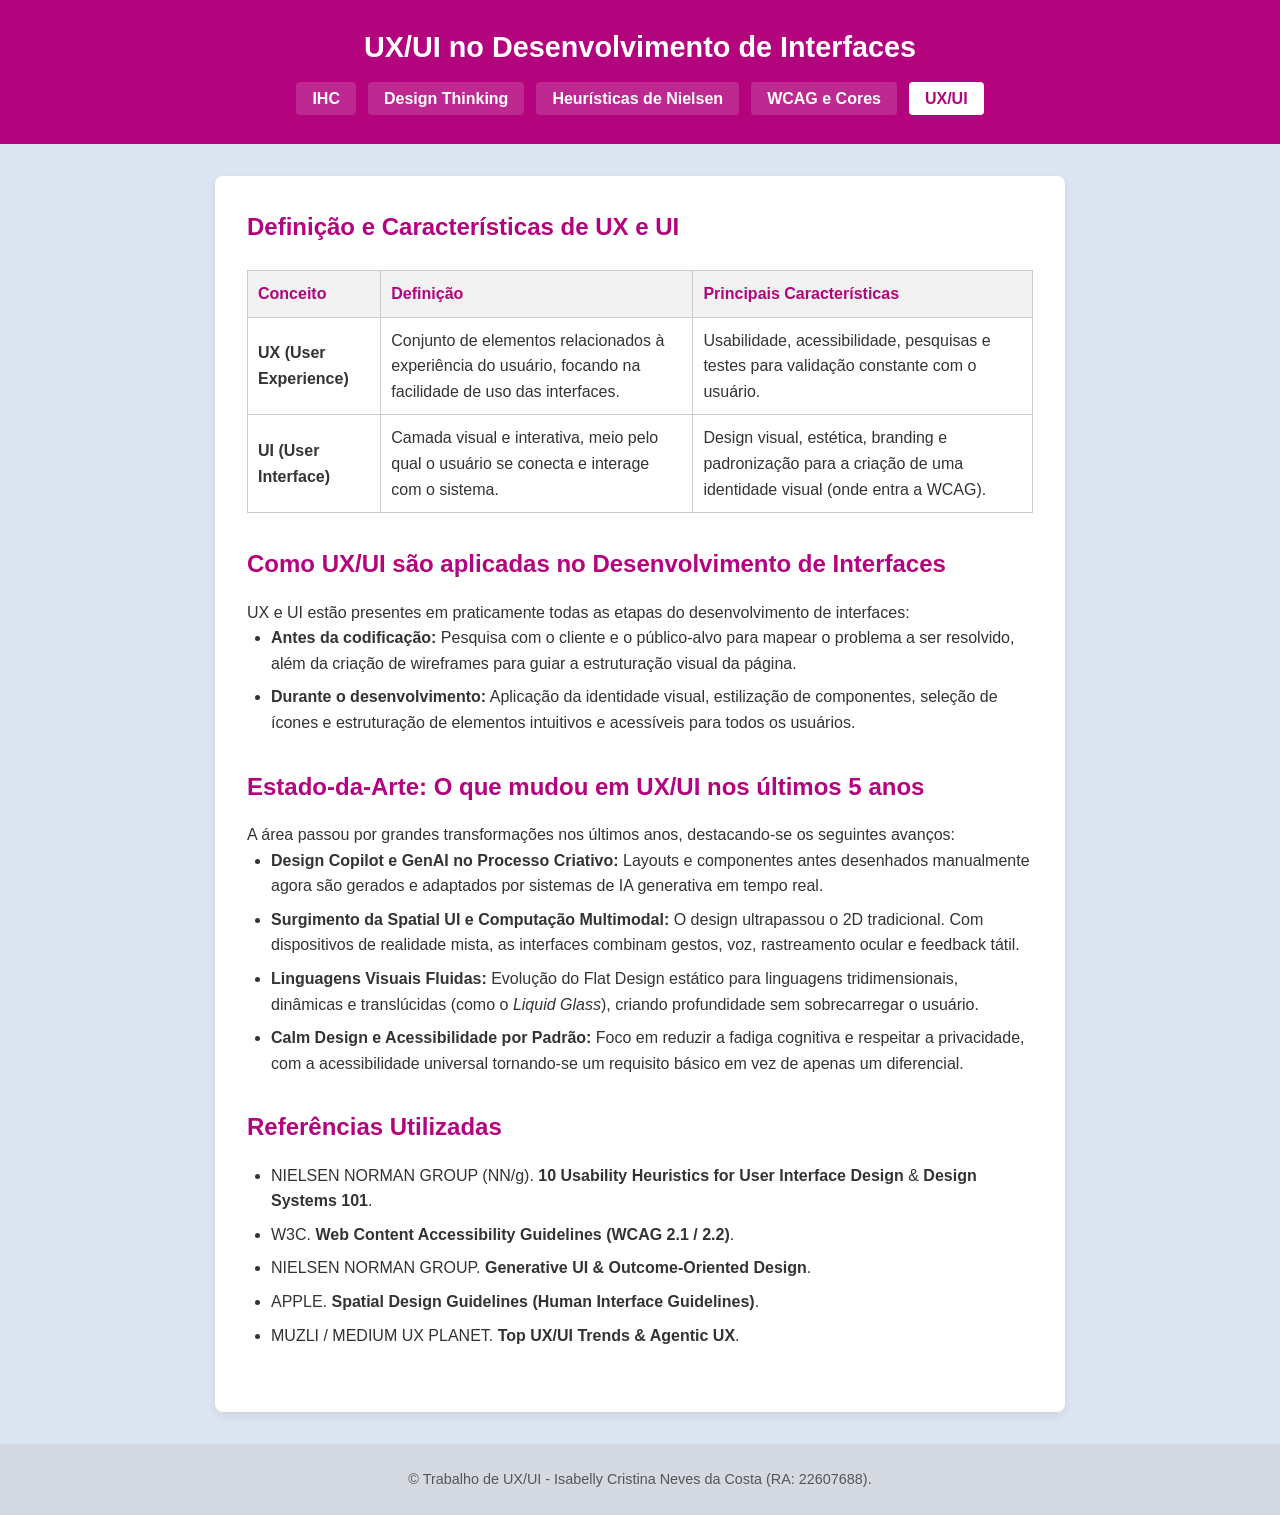
<file: aula_03_09/ux-ui.html>
<!DOCTYPE html>
<html lang="pt-BR">
<head>
    <meta charset="UTF-8">
    <meta name="viewport" content="width=device-width, initial-scale=1.0">
    <title>UX/UI em Desenvolvimento de Interfaces</title>
    <link rel="stylesheet" href="style.css">
</head>
<body>

    <header>
        <h1>UX/UI no Desenvolvimento de Interfaces</h1>
        <nav class="main-nav">
            <ul>
                <li><a href="index.html">IHC</a></li>
                <li><a href="design-thinking.html">Design Thinking</a></li>
                <li><a href="heuristicas.html">Heurísticas de Nielsen</a></li>
                <li><a href="wcag-cores.html">WCAG e Cores</a></li>
                <li><a href="ux-ui.html" class="active">UX/UI</a></li>
            </ul>
        </nav>
    </header>

    <main class="content">
        <section>
            <h2>Definição e Características de UX e UI</h2>
            
            <table>
                <thead>
                    <tr>
                        <th>Conceito</th>
                        <th>Definição</th>
                        <th>Principais Características</th>
                    </tr>
                </thead>
                <tbody>
                    <tr>
                        <td><strong>UX (User Experience)</strong></td>
                        <td>Conjunto de elementos relacionados à experiência do usuário, focando na facilidade de uso das interfaces.</td>
                        <td>Usabilidade, acessibilidade, pesquisas e testes para validação constante com o usuário.</td>
                    </tr>
                    <tr>
                        <td><strong>UI (User Interface)</strong></td>
                        <td>Camada visual e interativa, meio pelo qual o usuário se conecta e interage com o sistema.</td>
                        <td>Design visual, estética, branding e padronização para a criação de uma identidade visual (onde entra a WCAG).</td>
                    </tr>
                </tbody>
            </table>
        </section>

        <section>
            <h2>Como UX/UI são aplicadas no Desenvolvimento de Interfaces</h2>
            <p>UX e UI estão presentes em praticamente todas as etapas do desenvolvimento de interfaces:</p>
            <ul>
                <li><strong>Antes da codificação:</strong> Pesquisa com o cliente e o público-alvo para mapear o problema a ser resolvido, além da criação de wireframes para guiar a estruturação visual da página.</li>
                <li><strong>Durante o desenvolvimento:</strong> Aplicação da identidade visual, estilização de componentes, seleção de ícones e estruturação de elementos intuitivos e acessíveis para todos os usuários.</li>
            </ul>
        </section>

        <section>
            <h2>Estado-da-Arte: O que mudou em UX/UI nos últimos 5 anos</h2>
            <p>A área passou por grandes transformações nos últimos anos, destacando-se os seguintes avanços:</p>
            <ul>
                <li><strong>Design Copilot e GenAI no Processo Criativo:</strong> Layouts e componentes antes desenhados manualmente agora são gerados e adaptados por sistemas de IA generativa em tempo real.</li>
                <li><strong>Surgimento da Spatial UI e Computação Multimodal:</strong> O design ultrapassou o 2D tradicional. Com dispositivos de realidade mista, as interfaces combinam gestos, voz, rastreamento ocular e feedback tátil.</li>
                <li><strong>Linguagens Visuais Fluidas:</strong> Evolução do Flat Design estático para linguagens tridimensionais, dinâmicas e translúcidas (como o <em>Liquid Glass</em>), criando profundidade sem sobrecarregar o usuário.</li>
                <li><strong>Calm Design e Acessibilidade por Padrão:</strong> Foco em reduzir a fadiga cognitiva e respeitar a privacidade, com a acessibilidade universal tornando-se um requisito básico em vez de apenas um diferencial.</li>
            </ul>
        </section>

        <section>
            <h2>Referências Utilizadas</h2>
            <ul>
                <li>NIELSEN NORMAN GROUP (NN/g). <strong>10 Usability Heuristics for User Interface Design</strong> & <strong>Design Systems 101</strong>.</li>
                <li>W3C. <strong>Web Content Accessibility Guidelines (WCAG 2.1 / 2.2)</strong>.</li>
                <li>NIELSEN NORMAN GROUP. <strong>Generative UI & Outcome-Oriented Design</strong>.</li>
                <li>APPLE. <strong>Spatial Design Guidelines (Human Interface Guidelines)</strong>.</li>
                <li>MUZLI / MEDIUM UX PLANET. <strong>Top UX/UI Trends & Agentic UX</strong>.</li>
            </ul>
        </section>
    </main>

    <footer>
        <p>&copy; Trabalho de UX/UI - Isabelly Cristina Neves da Costa (RA: 22607688).</p>
    </footer>

</body>
</html>
</file>
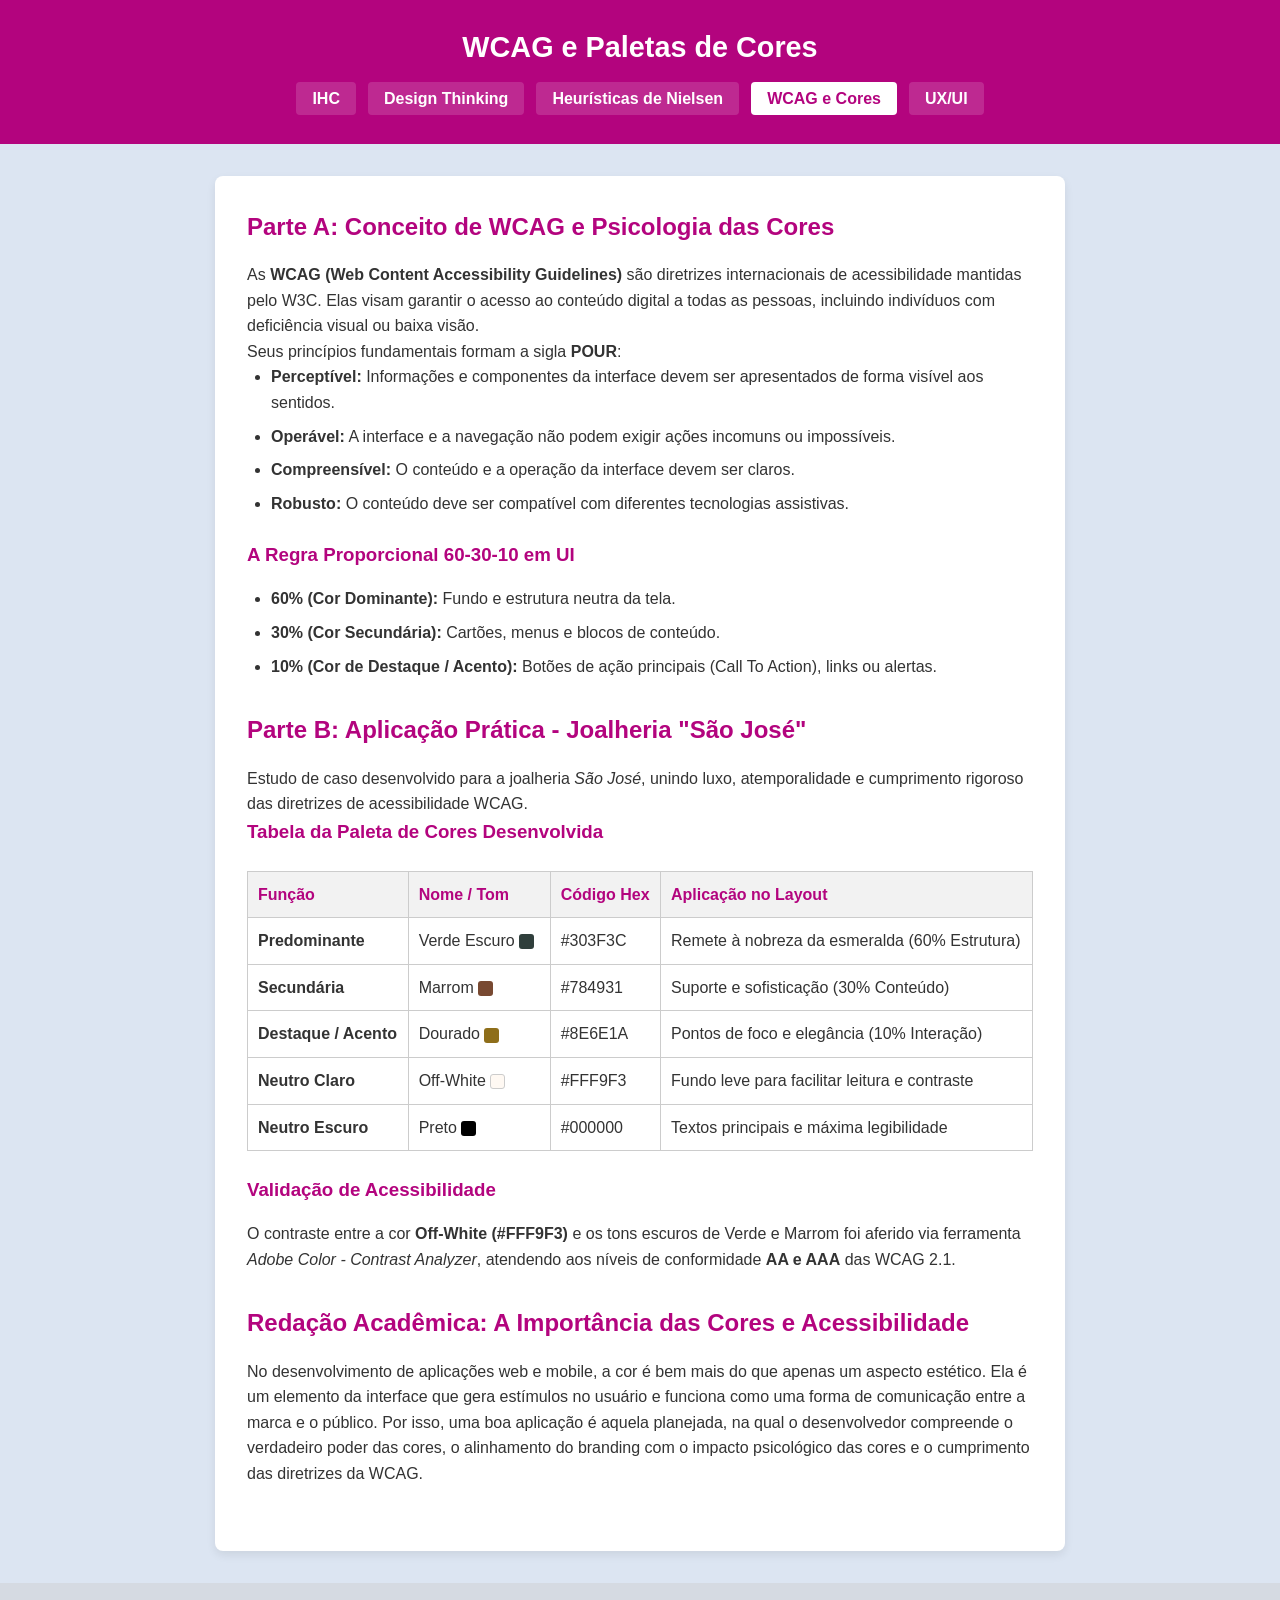
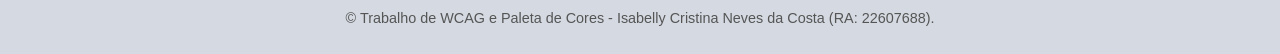
<file: aula_03_09/wcag-cores.html>
<!DOCTYPE html>
<html lang="pt-BR">
<head>
    <meta charset="UTF-8">
    <meta name="viewport" content="width=device-width, initial-scale=1.0">
    <title>WCAG e Paletas de Cores</title>
    <link rel="stylesheet" href="style.css">
</head>
<body>

    <header>
        <h1>WCAG e Paletas de Cores</h1>
        <nav class="main-nav">
            <ul>
                <li><a href="index.html">IHC</a></li>
                <li><a href="design-thinking.html">Design Thinking</a></li>
                <li><a href="heuristicas.html">Heurísticas de Nielsen</a></li>
                <li><a href="wcag-cores.html" class="active">WCAG e Cores</a></li>
                <li><a href="ux-ui.html">UX/UI</a></li>
            </ul>
        </nav>
    </header>

    <main class="content">
        <section>
            <h2>Parte A: Conceito de WCAG e Psicologia das Cores</h2>
            <p>As <strong>WCAG (Web Content Accessibility Guidelines)</strong> são diretrizes internacionais de acessibilidade mantidas pelo W3C. Elas visam garantir o acesso ao conteúdo digital a todas as pessoas, incluindo indivíduos com deficiência visual ou baixa visão.</p>
            <p>Seus princípios fundamentais formam a sigla <strong>POUR</strong>:</p>
            <ul>
                <li><strong>Perceptível:</strong> Informações e componentes da interface devem ser apresentados de forma visível aos sentidos.</li>
                <li><strong>Operável:</strong> A interface e a navegação não podem exigir ações incomuns ou impossíveis.</li>
                <li><strong>Compreensível:</strong> O conteúdo e a operação da interface devem ser claros.</li>
                <li><strong>Robusto:</strong> O conteúdo deve ser compatível com diferentes tecnologias assistivas.</li>
            </ul>

            <h3>A Regra Proporcional 60-30-10 em UI</h3>
            <ul>
                <li><strong>60% (Cor Dominante):</strong> Fundo e estrutura neutra da tela.</li>
                <li><strong>30% (Cor Secundária):</strong> Cartões, menus e blocos de conteúdo.</li>
                <li><strong>10% (Cor de Destaque / Acento):</strong> Botões de ação principais (Call To Action), links ou alertas.</li>
            </ul>
        </section>

        <section>
            <h2>Parte B: Aplicação Prática - Joalheria "São José"</h2>
            <p>Estudo de caso desenvolvido para a joalheria <em>São José</em>, unindo luxo, atemporalidade e cumprimento rigoroso das diretrizes de acessibilidade WCAG.</p>

            <h3>Tabela da Paleta de Cores Desenvolvida</h3>
            <table>
                <thead>
                    <tr>
                        <th>Função</th>
                        <th>Nome / Tom</th>
                        <th>Código Hex</th>
                        <th>Aplicação no Layout</th>
                    </tr>
                </thead>
                <tbody>
                    <tr>
                        <td><strong>Predominante</strong></td>
                        <td>Verde Escuro <span class="color-badge" style="background:#303F3C;"></span></td>
                        <td><code>#303F3C</code></td>
                        <td>Remete à nobreza da esmeralda (60% Estrutura)</td>
                    </tr>
                    <tr>
                        <td><strong>Secundária</strong></td>
                        <td>Marrom <span class="color-badge" style="background:#784931;"></span></td>
                        <td><code>#784931</code></td>
                        <td>Suporte e sofisticação (30% Conteúdo)</td>
                    </tr>
                    <tr>
                        <td><strong>Destaque / Acento</strong></td>
                        <td>Dourado <span class="color-badge" style="background:#8E6E1A;"></span></td>
                        <td><code>#8E6E1A</code></td>
                        <td>Pontos de foco e elegância (10% Interação)</td>
                    </tr>
                    <tr>
                        <td><strong>Neutro Claro</strong></td>
                        <td>Off-White <span class="color-badge" style="background:#FFF9F3; border: 1px solid #ccc;"></span></td>
                        <td><code>#FFF9F3</code></td>
                        <td>Fundo leve para facilitar leitura e contraste</td>
                    </tr>
                    <tr>
                        <td><strong>Neutro Escuro</strong></td>
                        <td>Preto <span class="color-badge" style="background:#000000;"></span></td>
                        <td><code>#000000</code></td>
                        <td>Textos principais e máxima legibilidade</td>
                    </tr>
                </tbody>
            </table>

            <h3>Validação de Acessibilidade</h3>
            <p>O contraste entre a cor <strong>Off-White (#FFF9F3)</strong> e os tons escuros de Verde e Marrom foi aferido via ferramenta <em>Adobe Color - Contrast Analyzer</em>, atendendo aos níveis de conformidade <strong>AA e AAA</strong> das WCAG 2.1.</p>
        </section>

        <section>
            <h2>Redação Acadêmica: A Importância das Cores e Acessibilidade</h2>
            <p>No desenvolvimento de aplicações web e mobile, a cor é bem mais do que apenas um aspecto estético. Ela é um elemento da interface que gera estímulos no usuário e funciona como uma forma de comunicação entre a marca e o público. Por isso, uma boa aplicação é aquela planejada, na qual o desenvolvedor compreende o verdadeiro poder das cores, o alinhamento do branding com o impacto psicológico das cores e o cumprimento das diretrizes da WCAG.</p>
        </section>
    </main>

    <footer>
        <p>&copy; Trabalho de WCAG e Paleta de Cores - Isabelly Cristina Neves da Costa (RA: 22607688).</p>
    </footer>

</body>
</html>
</file>
<file: atv.2.pagina/style.css>
html {
    scroll-behavior: smooth; /* Faz a rolagem suave ao clicar no menu */
}
body {
    font-family: 'Segoe UI', Tahoma, Geneva, Verdana, sans-serif;
    line-height: 1.7;
    margin: 0;
    padding: 0;
    background-color: #f4f6fc;
    color: #2b2d42;
}
.navbar {
    position: fixed;
    top: 0;
    width: 100%;
    background-color: #1a1b2f;
    box-shadow: 0 2px 10px rgba(0, 0, 0, 0.15);
    z-index: 1000;
}
.nav-container {
    max-width: 1000px;
    margin: 0 auto;
    display: flex;
    justify-content: space-between;
    align-items: center;
    padding: 1rem 2rem;
}
.logo {
    color: #b3047e;
    font-weight: bold;
    font-size: 1.3rem;
    letter-spacing: 1px;
}
.nav-links a {
    color: #edf2f4;
    text-decoration: none;
    margin-left: 1.5rem;
    font-weight: 500;
    transition: color 0.3s ease;
}
.nav-links a:hover {
    color: #b3047e;
}
.content {
    max-width: 900px;
    margin: 100px auto 40px auto; /* Margem superior para compensar a navbar fixa */
    padding: 0 1.5rem;
}
.hero-section {
    background: linear-gradient(135deg, #1a1b2f 0%, #2b2d42 100%);
    color: #fff;
    padding: 3rem 2rem;
    border-radius: 12px;
    text-align: center;
    margin-bottom: 2rem;
    box-shadow: 0 4px 15px rgba(0, 0, 0, 0.1);
}
.hero-section h1 {
    margin-top: 0;
    color: #ffffff;
    font-size: 2.2rem;
}
.hero-section p {
    font-size: 1.1rem;
    color: #d1d5db;
    max-width: 700px;
    margin: 0 auto;
}
.card-section {
    background-color: #ffffff;
    padding: 2.5rem;
    margin-bottom: 2rem;
    border-radius: 10px;
    box-shadow: 0 4px 6px rgba(0, 0, 0, 0.05);
}
h2 {
    color: #1a1b2f;
    border-bottom: 3px solid #b3047e;
    display: inline-block;
    padding-bottom: 5px;
    margin-top: 0;
}
h3 {
    color: #2b2d42;
    margin-top: 1.5rem;
}
.subtitle {
    margin-bottom: 1.5rem;
    color: #4a5568;
}
.heuristics-list {
    padding-left: 1.2rem;
}
.heuristics-list li {
    margin-bottom: 1.2rem;
    padding-left: 0.5rem;
}
.heuristics-list strong {
    color: #b3047e;
    font-size: 1.05rem;
}
.references-list {
    list-style-type: square;
    padding-left: 1.2rem;
}
.references-list li {
    margin-bottom: 0.8rem;
}
footer {
    text-align: center;
    padding: 2rem;
    background-color: #1a1b2f;
    color: #8d99ae;
    font-size: 0.9rem;
}
</file>
<file: aula_03_09/style.css>
* {
    margin: 0;/*Remove as margens externas padrão de todos os elementos*/
    padding: 0;/*Remove os espaçamentos internos padrão de todos os elementos*/
    box-sizing: border-box;/*Garante que 'padding' e 'border' não aumentem o tamanho total do elemento*/
    font-family: Arial, sans-serif;/*Define a tipografia padrão para todo o site*/
}

body {
    background-color: #dce5f2;/*Define a cor de fundo de toda a página*/
    color: #333;/*Define a cor padrão dos textos*/
    line-height: 1.6;/*Melhora a leitura aumentando a altura da linha dos textos*/
}

header {
    background-color: #b3047e;/*Define a cor de fundo do cabeçalho*/
    color: #fff;/*Define a cor dos textos do cabeçalho*/
    padding: 1.5rem 1rem; /*Define o espaçamento interno*/
    text-align: center;/*Centraliza o título e o menu dentro do cabeçalho*/
}

header h1 {
    color: #fff;/*Garante que o título principal do cabeçalho seja branco*/
    margin-bottom: 1rem;/*Adiciona uma margem abaixo do título para afastar do menu*/
    font-size: 1.8rem;/*Define o tamanho da fonte do título*/
}

/* Estilo da lista do menu */
nav.main-nav ul {
    list-style: none;/*Remove as bolinhas (marcadores) padrão das listas <ul>*/
    display: flex;/*Transforma a lista em Flexbox para alinhar os itens lado a lado*/
    justify-content: center;/*Centraliza os botões do menu horizontalmente*/
    flex-wrap: wrap;/*Permite que os botões quebrem para a linha de baixo em telas pequenas*/
    gap: 12px;/*Define a distância de 12px entre cada botão do menu*/
    padding: 0;/*Limpa o padding da lista*/
    margin: 0; /*Limpa a margem da lista*/
}

/* Estilo dos links/botões do menu */
nav.main-nav a {
    color: #fff;/*Cor do texto do botão (branco)*/
    text-decoration: none;/*Remove o sublinhado padrão dos links <a>*/
    font-weight: bold;/*Deixa o texto do botão em negrito*/
    padding: 8px 16px;/*Dá formato de botão (8px em cima/baixo, 16px nas laterais)*/
    border-radius: 4px;/*Arredonda levemente os cantos do botão*/
    background-color: rgba(255, 255, 255, 0.15); /*Fundo branco semi-transparente*/
    transition: background-color 0.3s ease, color 0.3s ease;/*Transição suave de 0.3s ao passar o mouse*/
}

nav.main-nav a:hover, nav.main-nav a.active {
    background-color: #fff;/*O fundo do botão fica branco sólido*/
    color: #b3047e;/*O texto do botão muda para magenta*/
}
.anchor-nav {
    margin-top: 10px;/*Cria um espaço acima do submenu de âncoras*/
}
.anchor-nav a {
    font-size: 0.85rem;/*Deixa o texto do submenu ligeiramente menor*/
    padding: 4px 10px;/*Deixa o botão do submenu mais compacto*/
    background: transparent;/*Mantém o fundo transparente*/
    border: 1px solid rgba(255, 255, 255, 0.4);/*Adiciona uma borda fina semi-transparente*/
}

main, .content {
    max-width: 850px;
    margin: 2rem auto;/*Limita a largura máxima do bloco de conteúdo*/
    margin: 2rem auto;/*Centraliza o bloco na tela e cria margem de emcima e em baixo*/
    padding: 2rem;/*Cria espaço interno entre a borda do cartão e o texto*/
    background-color: #ffffff;/*Fundo branco para o cartão de conteúdo*/
    border-radius: 8px; /*Arredonda as pontas do cartão principal*/
    box-shadow: 0 4px 10px rgba(0, 0, 0, 0.08); /*Adiciona uma sombra leve e elegante atrás do cartão*/
}

h1, h2, h3 {
    color: #b3047e;/*Define a cor magenta para os títulos internos*/
    margin-bottom: 1rem;/*Adiciona espaçamento abaixo dos títulos*/
}

section, .card-section {
    margin-bottom: 2rem;/*Separa cada bloco de seção por 2rem de distância vertical*/
}

img {
    max-width: 100%;/*Garante que a imagem nunca ultrapasse a largura da tela*/
    height: auto;/*Mantém a proporção de altura e largura da imagem sem distorcer*/
    border-radius: 6px;/*Arredonda os cantos das imagens*/
    margin: 1.5rem 0; /*Espaçamento acima e abaixo da imagem*/
    display: block;/*Garante que a imagem se comporte como um bloco próprio*/
}

ul, ol {
    margin-bottom: 1.5rem;/*Espaço abaixo das listas*/
    padding-left: 1.5rem;/*Indentação para recuar os pontos/números da lista*/
}

li {
    margin-bottom: 0.5rem;/*Espaçamento entre cada item da lista*/
}

table {
    width: 100%;/*Faz a tabela ocupar toda a largura do cartão de conteúdo*/
    border-collapse: collapse;/*Funde as bordas das células eliminando espaços duplos*/
    margin: 1.5rem 0;/*Adiciona margem acima e abaixo da tabela*/
}

table, th, td {
    border: 1px solid #ccc;/*Linha de borda cinza clara em volta da tabela e células*/
}

th, td {
    padding: 10px;/*Espaçamento interno dentro de cada célula para o texto não colar na borda*/
    text-align: left;/*Alinha o texto das células à esquerda*/
}

th {
    background-color: #f2f2f2;/*Cor de fundo cinza bem claro para o cabeçalho da tabela*/
    color: #b3047e;/*Cor magenta para os títulos das colunas*/
}

.color-badge {
    display: inline-block;/*Permite definir largura/altura mantendo alinhado com o texto*/
    width: 15px;/*Largura do quadradinho de cor*/
    height: 15px;/*Altura do quadradinho de cor*/
    border-radius: 3px;/*Arredonda levemente o quadradinho*/
    margin-right: 5px;/*Espaço entre o quadrado de cor e o nome da cor*/
    vertical-align: middle;/*Alinha o quadrado com o meio da linha do texto*/
}

footer {
    text-align: center;/*Centraliza o texto de direitos autorais no rodapé*/
    padding: 1.5rem;/*Espaçamento interno do rodapé*/
    background-color: #d5dae2;/*Cor de fundo cinza levemente mais escuro que o body*/
    font-size: 0.9rem;/*Tamanho de fonte reduzido*/
    color: #555;/*Cor de texto cinza intermediário*/
    margin-top: 2rem;/*Distância entre o conteúdo principal e o rodapé*/
}

a {
    color: #3498db;/*Cor azul para links no meio do texto*/
    text-decoration: none;/*Remove o sublinhado inicial*/
}

a:hover {
    text-decoration: underline;/*Adiciona o sublinhado quando o usuário passa o mouse por cima*/
}
</file>
